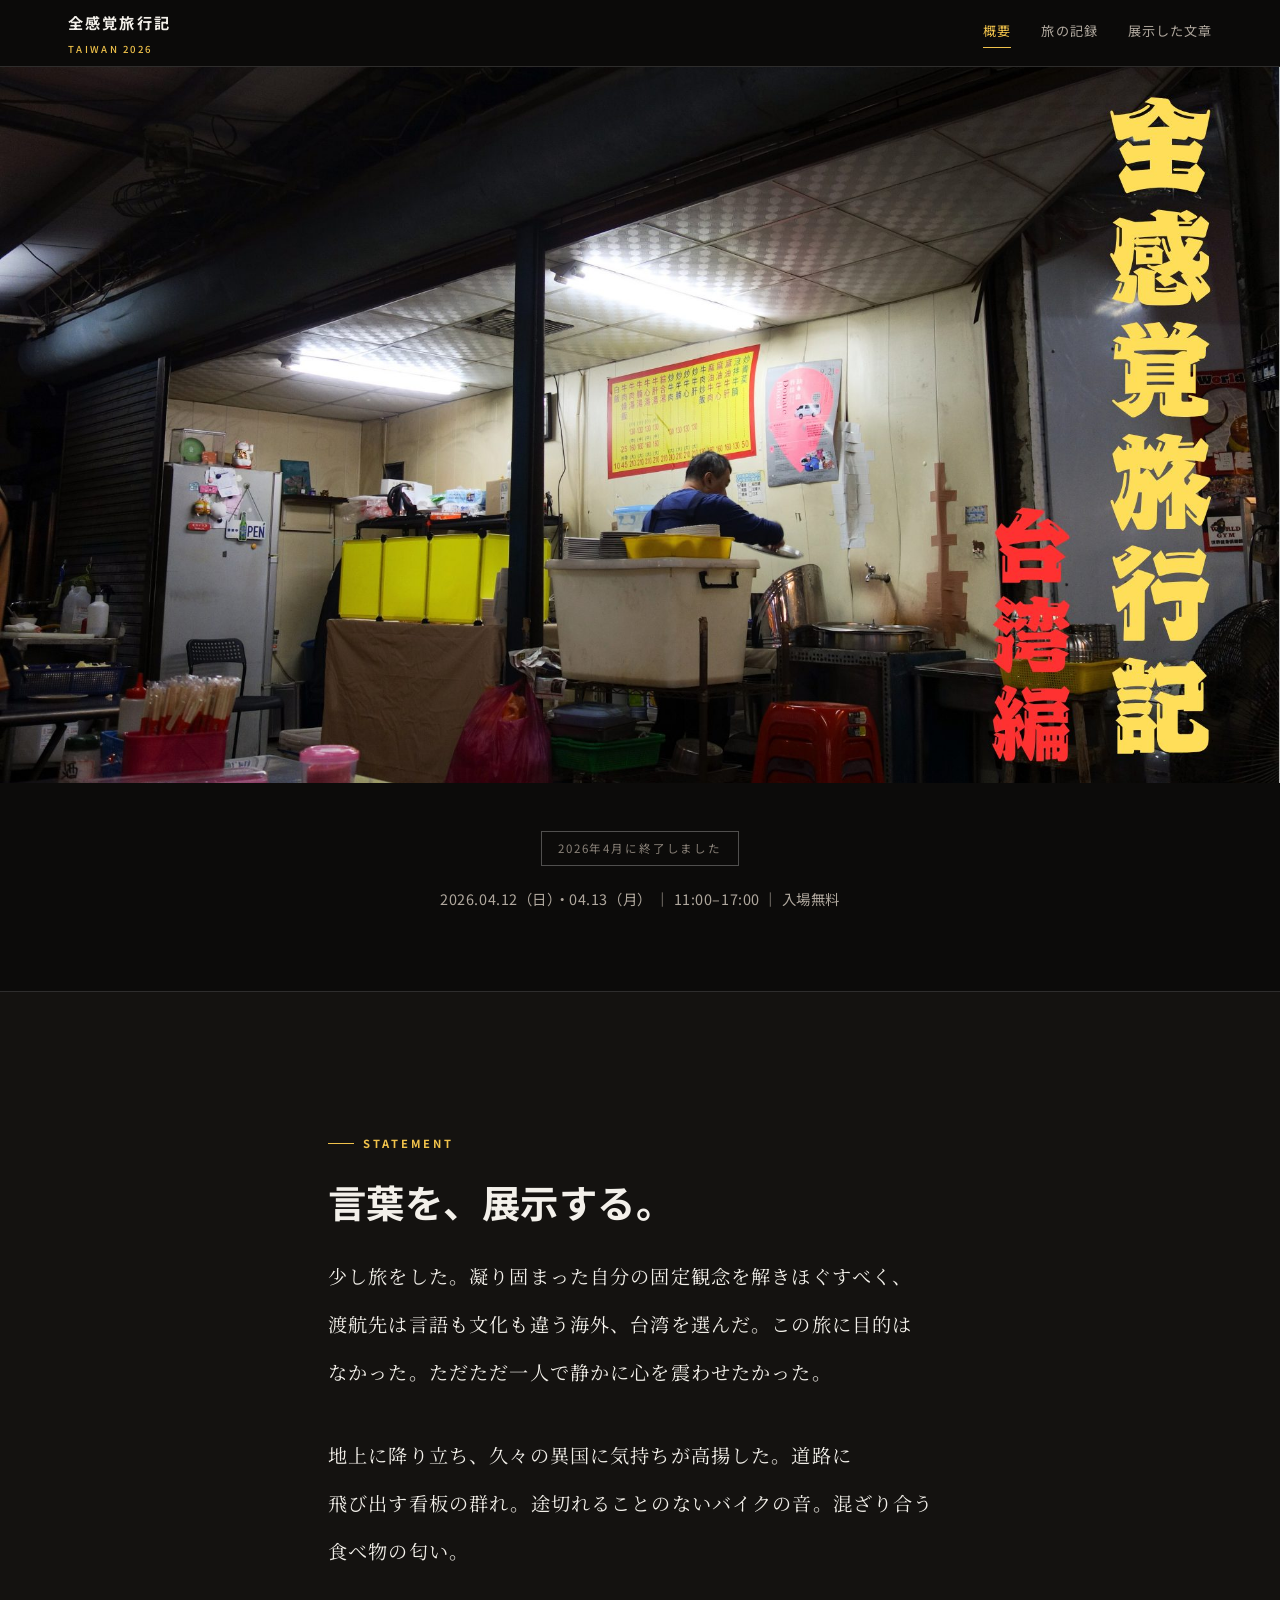
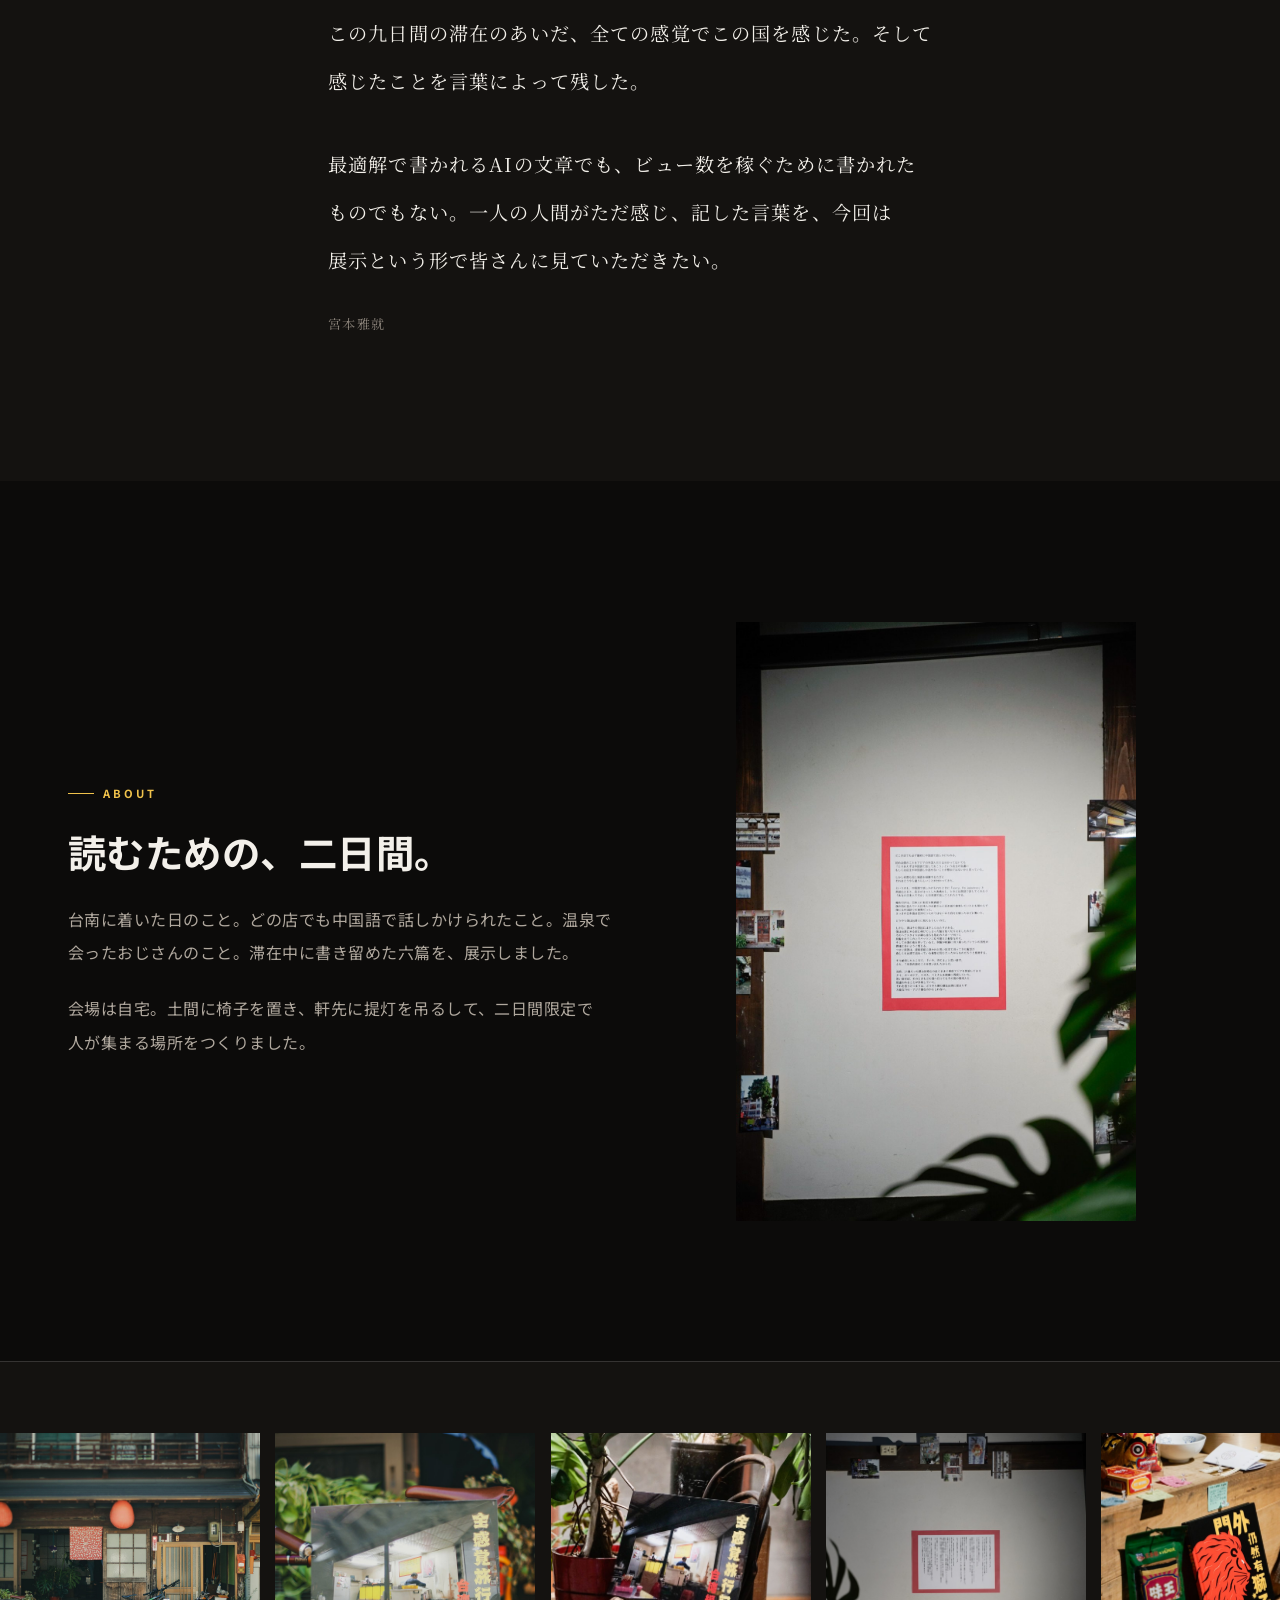
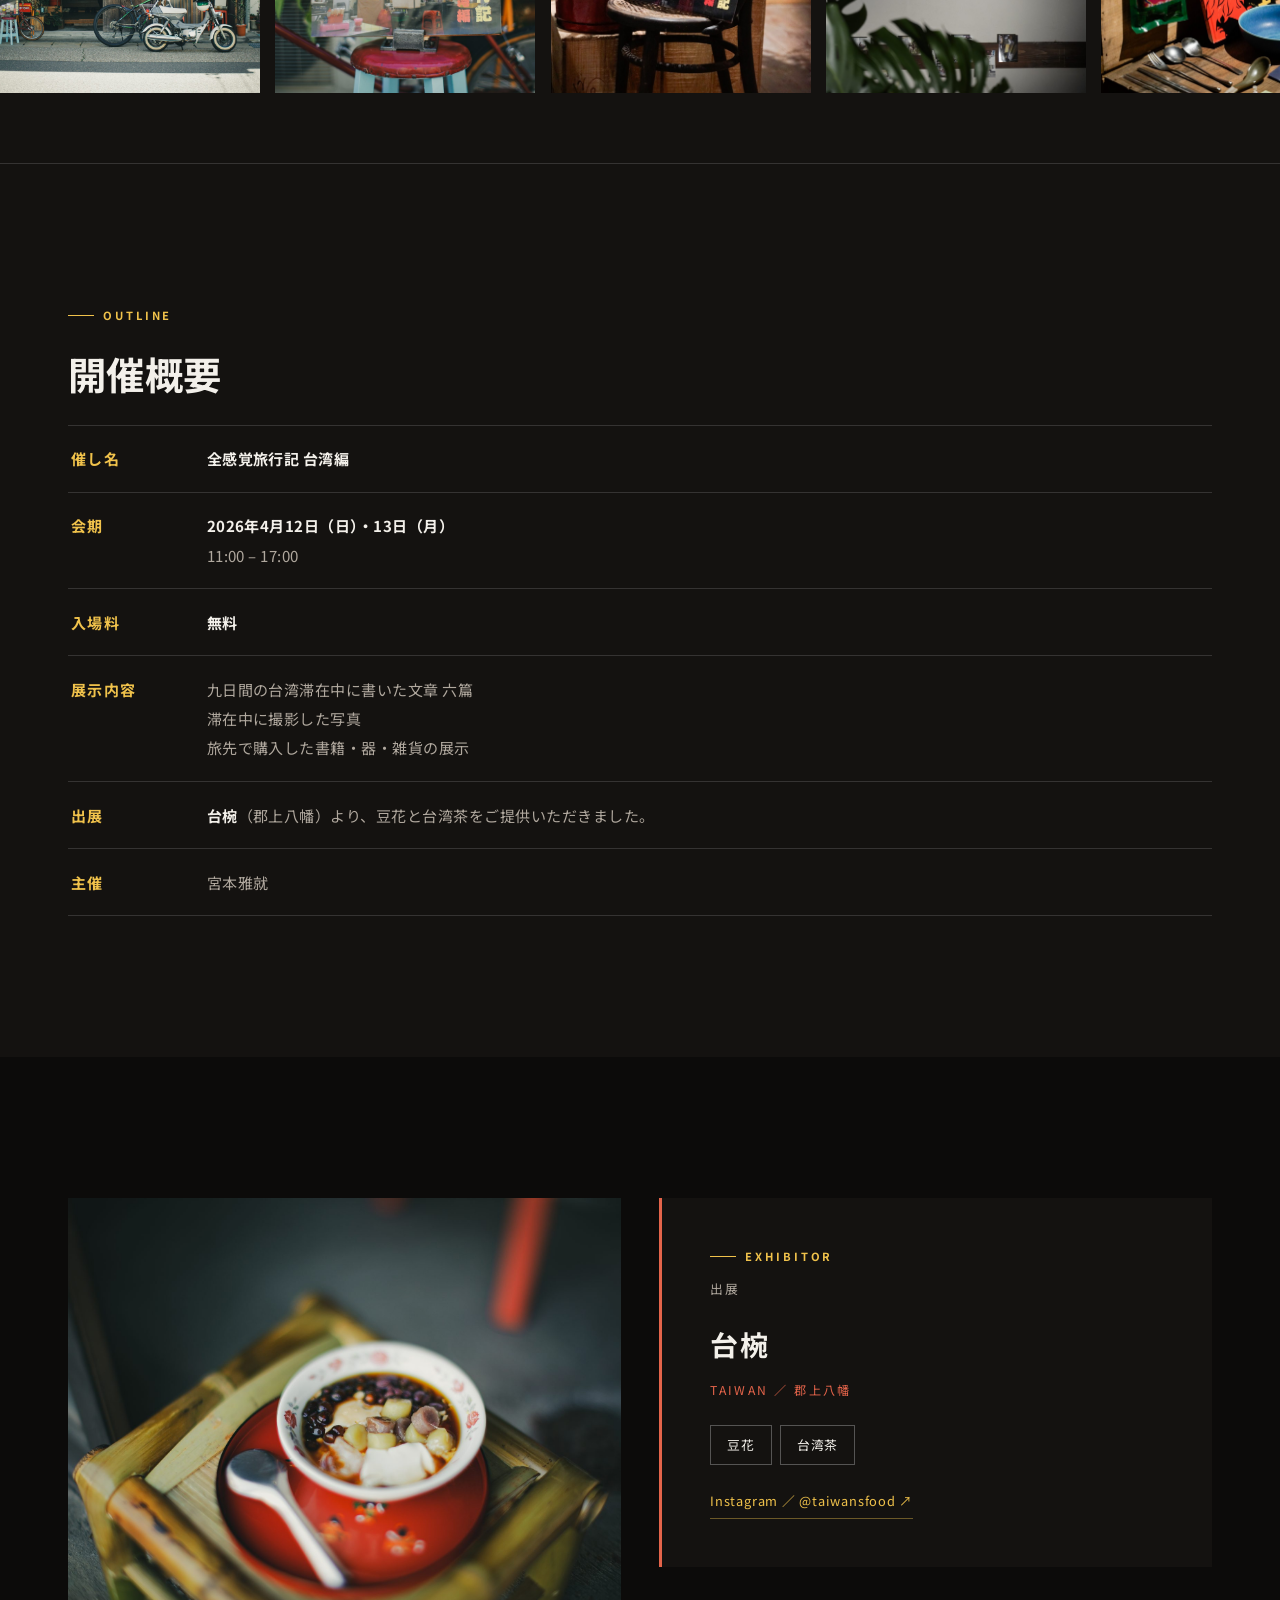
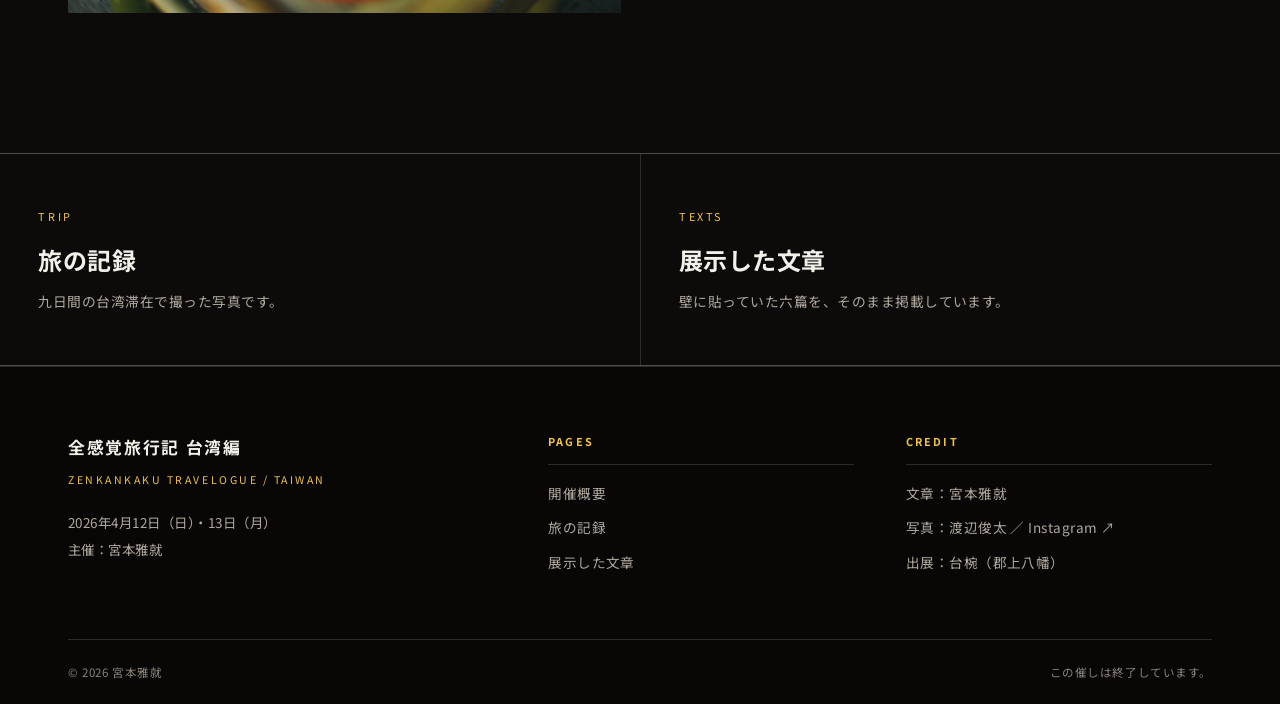
<file: index.html>
<!DOCTYPE html>
<html lang="ja">
<head>
<meta charset="UTF-8">
<meta name="viewport" content="width=device-width, initial-scale=1.0">
<title>全感覚旅行記 台湾編｜2026.04.12–13 ＠郡上八幡</title>
<meta name="description" content="九日間の台湾滞在で感じたことを、文章にして展示しました。2026年4月12日・13日、岐阜県郡上市八幡町にて開催。入場無料。台湾料理店「台椀」より豆花と台湾茶をご提供いただきました。">
<meta property="og:type" content="website">
<meta property="og:url" content="https://zenkankakutaiwan.vercel.app/">
<meta property="og:title" content="全感覚旅行記 台湾編｜2026.04.12–13 ＠郡上八幡">
<meta property="og:description" content="九日間の台湾滞在で感じたことを、文章にして展示しました。2026年4月12日・13日、岐阜県郡上市八幡町にて開催。">
<meta property="og:image" content="https://zenkankakutaiwan.vercel.app/keyvisual.jpg">
<meta property="og:locale" content="ja_JP">
<meta name="twitter:card" content="summary_large_image">
<meta name="format-detection" content="telephone=no">
<link rel="preconnect" href="https://fonts.googleapis.com">
<link rel="preconnect" href="https://fonts.gstatic.com" crossorigin>
<link href="https://fonts.googleapis.com/css2?family=Noto+Sans+JP:wght@400;500;700;900&family=Noto+Serif+JP:wght@400;500&display=swap" rel="stylesheet">
<link rel="icon" href="favicon.svg" type="image/svg+xml">
<link rel="stylesheet" href="style.css">
</head>
<body>
<a class="skip" href="#main">本文へスキップ</a>

<header class="hd">
  <div class="hd__in">
    <a class="hd__logo" href="index.html">全感覚旅行記<small>TAIWAN 2026</small></a>
    <nav class="hd__nav" aria-label="ページ">
      <a href="index.html" aria-current="page">概要</a>
      <a href="report.html">旅の記録</a>
      <a href="texts.html">展示した文章</a>
    </nav>
  </div>
</header>

<main id="main" lang="ja">

<!-- ══════════ ヒーロー（告知ビジュアル） ══════════ -->
<section class="hero">
  <h1 class="hero__h1">全感覚旅行記 台湾編</h1>
  <div class="hero__stage">
    <img class="hero__poster" src="keyvisual.jpg" alt="夜の台南の食堂。右手に黄色の縦書きで「全感覚旅行記」、その左下に朱色で「台湾編」と重ねてある" width="2000" height="1414" fetchpriority="high">
  </div>
  <div class="hero__in wrap">
    <p class="hero__done">2026年4月に終了しました</p>
    <p class="hero__facts">2026.04.12（日）・04.13（月） ｜ 11:00–17:00 ｜ 入場無料</p>
  </div>
</section>

<!-- ══════════ ステートメント ══════════ -->
<section class="sec sec--xl statement" aria-labelledby="st-title">
  <div class="wrap read">
    <p class="eyebrow">STATEMENT</p>
    <h2 class="h2" id="st-title">言葉を、展示する。</h2>
    <div class="statement__body rv">
      <p>少し旅をした。凝り固まった自分の固定観念を解きほぐすべく、渡航先は言語も文化も違う海外、台湾を選んだ。この旅に目的はなかった。ただただ一人で静かに心を震わせたかった。</p>
      <p>地上に降り立ち、久々の異国に気持ちが高揚した。道路に飛び出す看板の群れ。途切れることのないバイクの音。混ざり合う食べ物の匂い。</p>
      <p>この九日間の滞在のあいだ、全ての感覚でこの国を感じた。そして感じたことを言葉によって残した。</p>
      <p>最適解で書かれるAIの文章でも、ビュー数を稼ぐために書かれたものでもない。一人の人間がただ感じ、記した言葉を、今回は展示という形で皆さんに見ていただきたい。</p>
      <p class="statement__sign">宮本雅就</p>
    </div>
  </div>
</section>

<!-- ══════════ 何をした展示か ══════════ -->
<section class="sec sec--xl" aria-labelledby="about-title">
  <div class="wrap">
    <div class="duo rv">
      <div>
        <p class="eyebrow">ABOUT</p>
        <h2 class="h2" id="about-title">読むための、二日間。</h2>
        <p class="lead">台南に着いた日のこと。どの店でも中国語で話しかけられたこと。温泉で会ったおじさんのこと。滞在中に書き留めた六篇を、展示しました。</p>
        <p class="lead" style="margin-top:1.4rem;">会場は自宅。土間に椅子を置き、軒先に提灯を吊るして、二日間限定で人が集まる場所をつくりました。</p>
      </div>
      <figure class="fig--tall">
        <div class="ph"><img src="exhibit-wall-v.jpg" alt="漆喰の壁の中央に赤い枠で囲んだ文章が貼られ、その左右に旅先の写真が並んでいる" loading="lazy" width="1033" height="1546"></div>
      </figure>
    </div>
  </div>
</section>

<!-- ══════════ 当日の写真（横に流れる） ══════════ -->
<section class="river" aria-label="当日の会場の様子">
  <div class="lane">
      <figure><img src="hero-storefront.jpg" alt="赤い提灯と臺灣の暖簾を掛けた会場の外観" loading="lazy" width="2400" height="1600"></figure>
      <figure><img src="panel-bike.jpg" alt="自転車の前に立てかけた案内パネル" loading="lazy" width="1800" height="1200"></figure>
      <figure><img src="panel-chair.jpg" alt="観葉植物のそばの椅子に置いた案内パネル" loading="lazy" width="1080" height="1616"></figure>
      <figure><img src="exhibit-wall.jpg" alt="漆喰の壁に貼った文章と、旅先で撮った写真" loading="lazy" width="1600" height="1069"></figure>
      <figure><img src="goods.jpg" alt="木箱の上に並べた台湾の本や器、調味料" loading="lazy" width="1045" height="1563"></figure>
      <figure><img src="visitors.jpg" alt="緑の壁の室内で展示を見ている来場者" loading="lazy" width="1800" height="1200"></figure>
      <figure><img src="crowd-storefront.jpg" alt="会場の前で立ち話をする人たち" loading="lazy" width="2000" height="1333"></figure>
      <figure><img src="host.jpg" alt="自転車の横で笑っている主催者" loading="lazy" width="1800" height="1200"></figure>
      <!-- 継ぎ目をなくすための2組目。読み上げからは外す -->
      <figure aria-hidden="true"><img src="hero-storefront.jpg" alt="" loading="lazy" width="2400" height="1600"></figure>
      <figure aria-hidden="true"><img src="panel-bike.jpg" alt="" loading="lazy" width="1800" height="1200"></figure>
      <figure aria-hidden="true"><img src="panel-chair.jpg" alt="" loading="lazy" width="1080" height="1616"></figure>
      <figure aria-hidden="true"><img src="exhibit-wall.jpg" alt="" loading="lazy" width="1600" height="1069"></figure>
      <figure aria-hidden="true"><img src="goods.jpg" alt="" loading="lazy" width="1045" height="1563"></figure>
      <figure aria-hidden="true"><img src="visitors.jpg" alt="" loading="lazy" width="1800" height="1200"></figure>
      <figure aria-hidden="true"><img src="crowd-storefront.jpg" alt="" loading="lazy" width="2000" height="1333"></figure>
      <figure aria-hidden="true"><img src="host.jpg" alt="" loading="lazy" width="1800" height="1200"></figure>
  </div>
</section>

<!-- ══════════ 開催概要 ══════════ -->
<section class="sec sec--xl sec--tint" aria-labelledby="outline-title">
  <div class="wrap">
    <p class="eyebrow">OUTLINE</p>
    <h2 class="h2" id="outline-title">開催概要</h2>
    <table class="info rv">
      <tbody>
        <tr>
          <th scope="row">催し名</th>
          <td><b>全感覚旅行記 台湾編</b></td>
        </tr>
        <tr>
          <th scope="row">会期</th>
          <td><b>2026年4月12日（日）・13日（月）</b><br>11:00 – 17:00</td>
        </tr>
        <tr>
          <th scope="row">入場料</th>
          <td><b>無料</b></td>
        </tr>
        <tr>
          <th scope="row">展示内容</th>
          <td>九日間の台湾滞在中に書いた文章 六篇<br>滞在中に撮影した写真<br>旅先で購入した書籍・器・雑貨の展示</td>
        </tr>
        <tr>
          <th scope="row">出展</th>
          <td><b>台椀</b>（郡上八幡）より、豆花と台湾茶をご提供いただきました。</td>
        </tr>
        <tr>
          <th scope="row">主催</th>
          <td>宮本雅就</td>
        </tr>
      </tbody>
    </table>
  </div>
</section>

<!-- ══════════ 出展 ══════════ -->
<section class="sec sec--xl" aria-labelledby="ex-title">
  <div class="wrap">
    <div class="duo duo--wide rv">
      <figure>
        <div class="ph"><img src="douhua.jpg" alt="竹のトレーにのせられた赤い器の豆花。タピオカと芋圓、小豆がのっている" loading="lazy" width="1800" height="1200"></div>
      </figure>
      <div class="exhibitor">
        <p class="eyebrow">EXHIBITOR</p>
        <p class="exhibitor__label">出展</p>
        <h2 class="exhibitor__name" id="ex-title">台椀</h2>
        <p class="exhibitor__yomi">TAIWAN ／ 郡上八幡</p>
        <ul class="exhibitor__menu">
          <li>豆花</li>
          <li>台湾茶</li>
        </ul>
        <a class="exhibitor__ig" href="https://www.instagram.com/taiwansfood/" target="_blank" rel="noopener">Instagram ／ @taiwansfood ↗</a>
      </div>
    </div>
  </div>
</section>

<!-- ══════════ 次のページ ══════════ -->
<nav class="next" aria-label="ほかのページ">
  <a class="next__item" href="report.html">
    <span class="next__label">TRIP</span>
    <span class="next__title">旅の記録</span>
    <span class="next__text">九日間の台湾滞在で撮った写真です。</span>
  </a>
  <a class="next__item" href="texts.html">
    <span class="next__label">TEXTS</span>
    <span class="next__title">展示した文章</span>
    <span class="next__text">壁に貼っていた六篇を、そのまま掲載しています。</span>
  </a>
</nav>

</main>

<footer class="ft">
  <div class="wrap">
    <div class="ft__top">
      <div>
        <p class="ft__mark">全感覚旅行記 台湾編</p>
        <p class="ft__sub">ZENKANKAKU TRAVELOGUE / TAIWAN</p>
        <p class="ft__addr">2026年4月12日（日）・13日（月）<br>主催：宮本雅就</p>
      </div>
      <div>
        <p class="ft__ttl">PAGES</p>
        <ul class="ft__list">
          <li><a href="index.html">開催概要</a></li>
          <li><a href="report.html">旅の記録</a></li>
          <li><a href="texts.html">展示した文章</a></li>
        </ul>
      </div>
      <div>
        <p class="ft__ttl">CREDIT</p>
        <ul class="ft__list">
          <li>文章：宮本雅就</li>
          <li>写真：<a href="https://www.instagram.com/shuntaaa.19/" target="_blank" rel="noopener">渡辺俊太 ／ Instagram ↗</a></li>
          <li>出展：台椀（郡上八幡）</li>
        </ul>
      </div>
    </div>
    <div class="ft__bottom">
      <p>© 2026 宮本雅就</p>
      <p>この催しは終了しています。</p>
    </div>
  </div>
</footer>

<script src="main.js"></script>
</body>
</html>
</file>
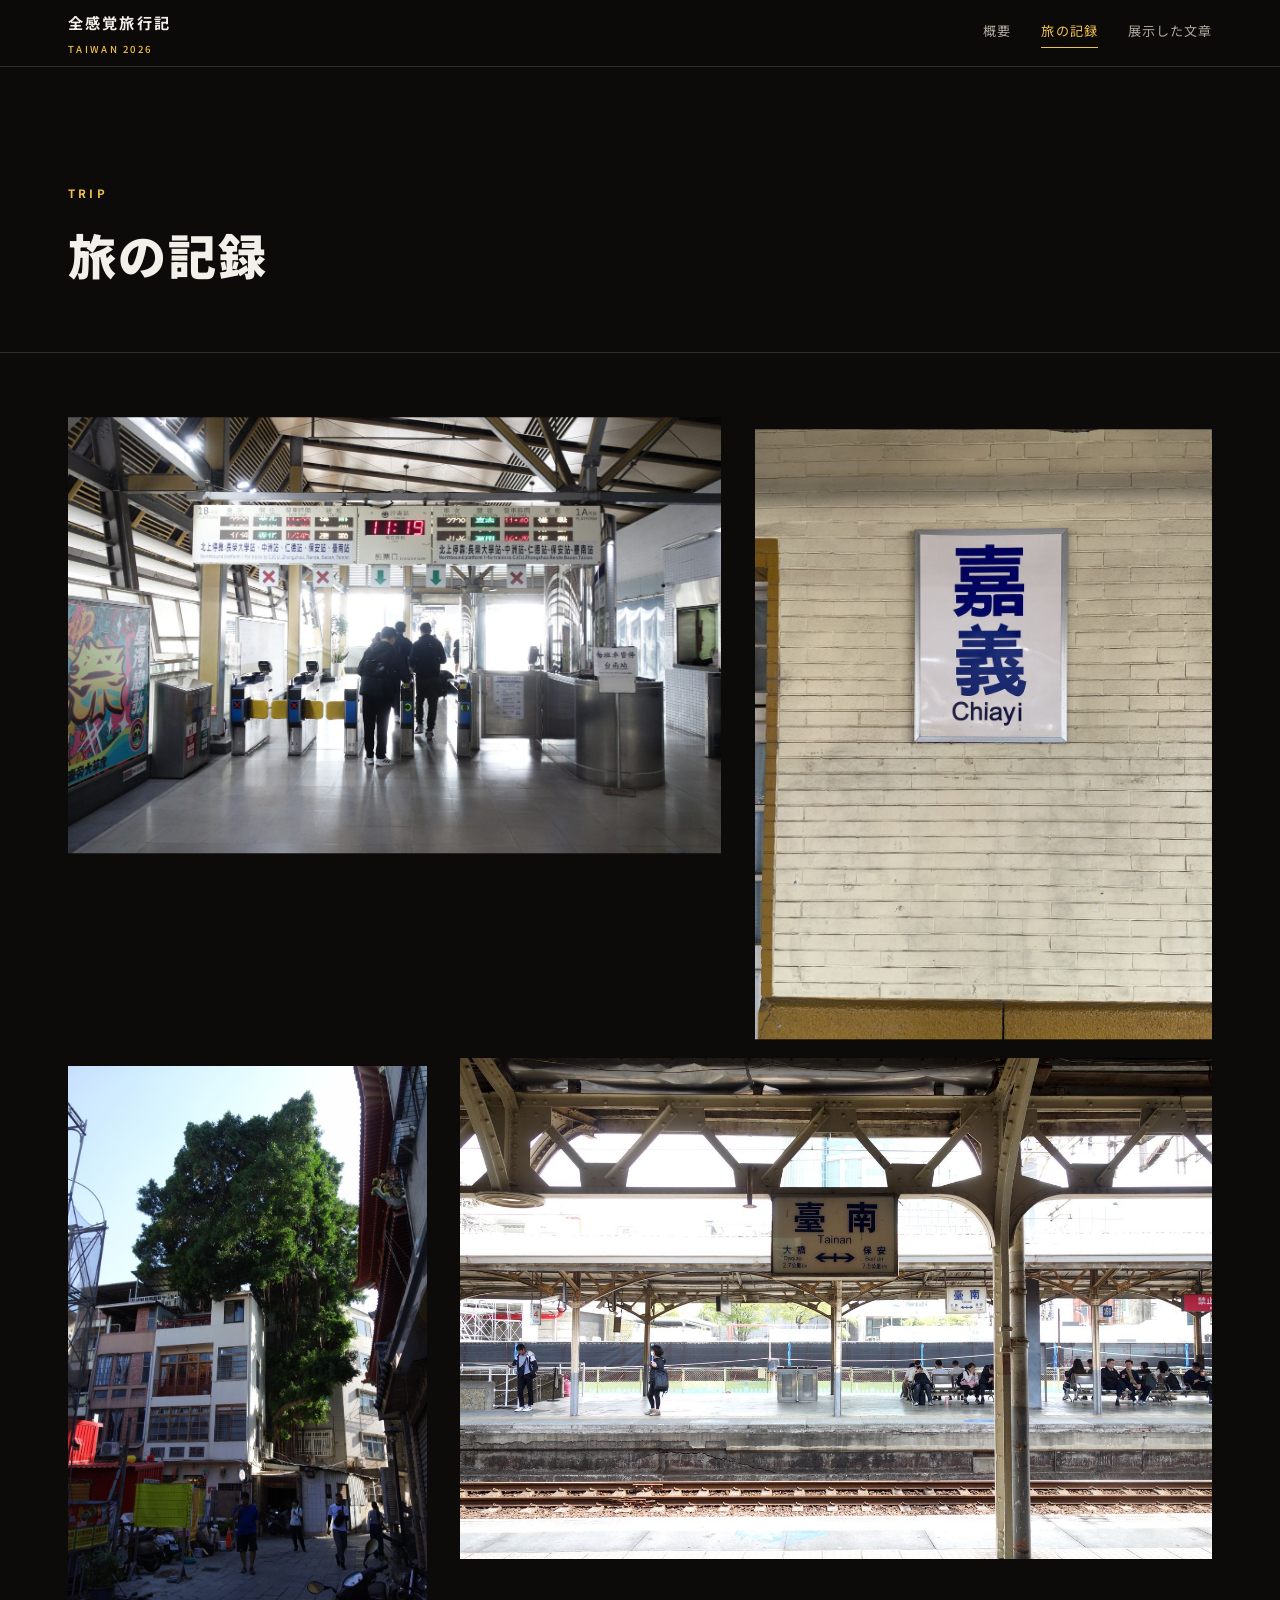
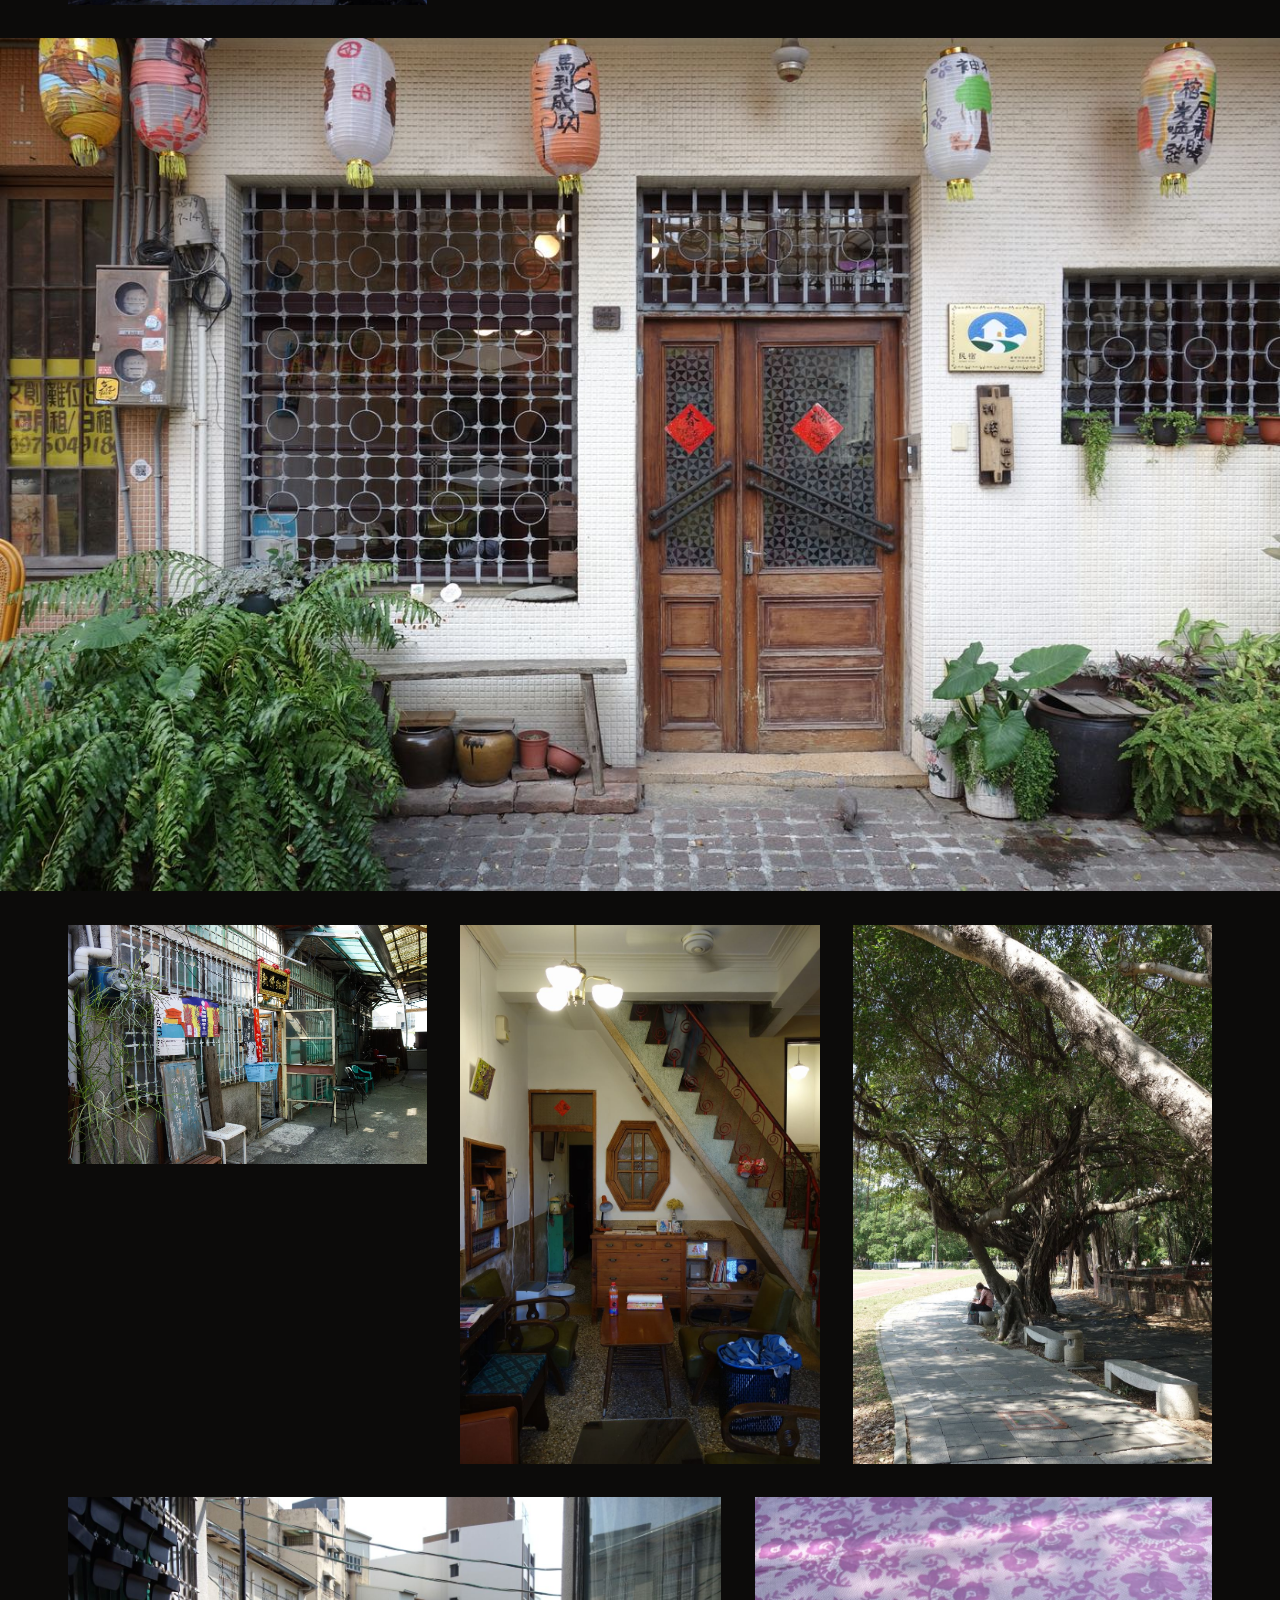
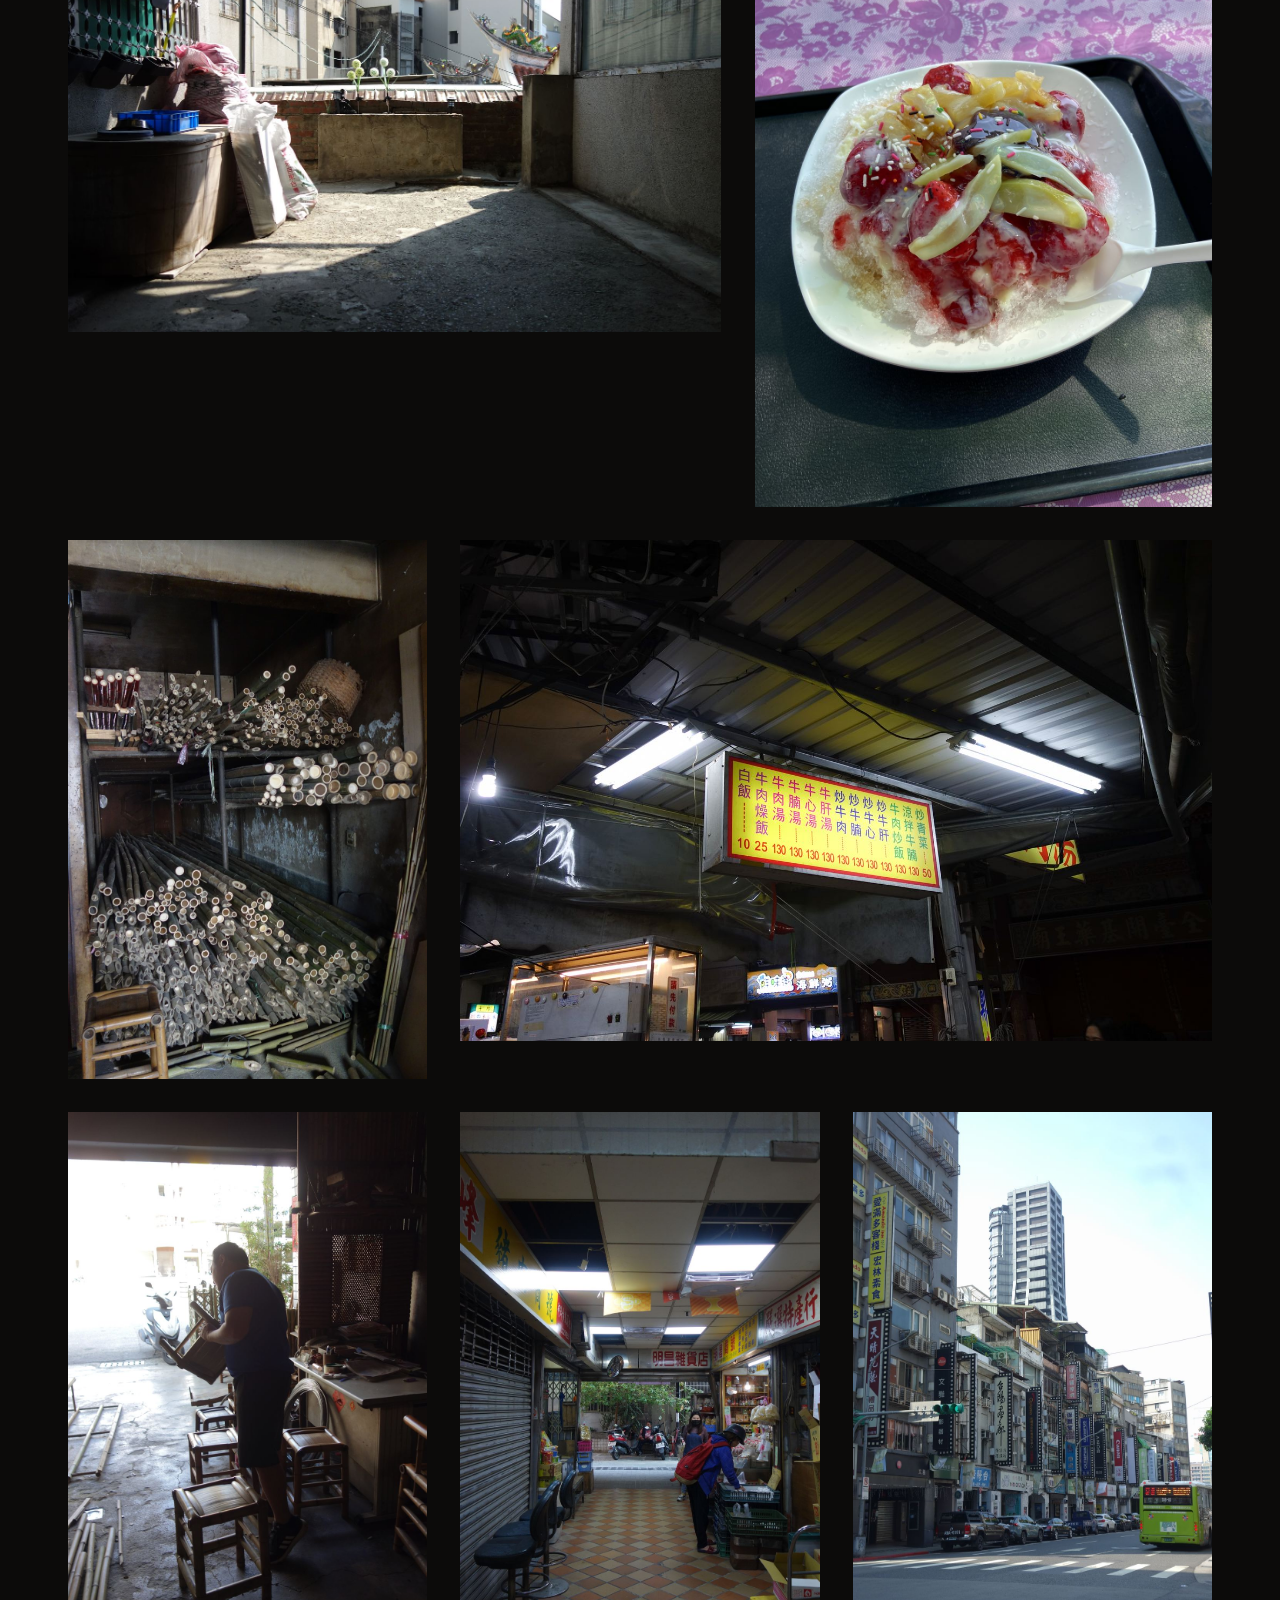
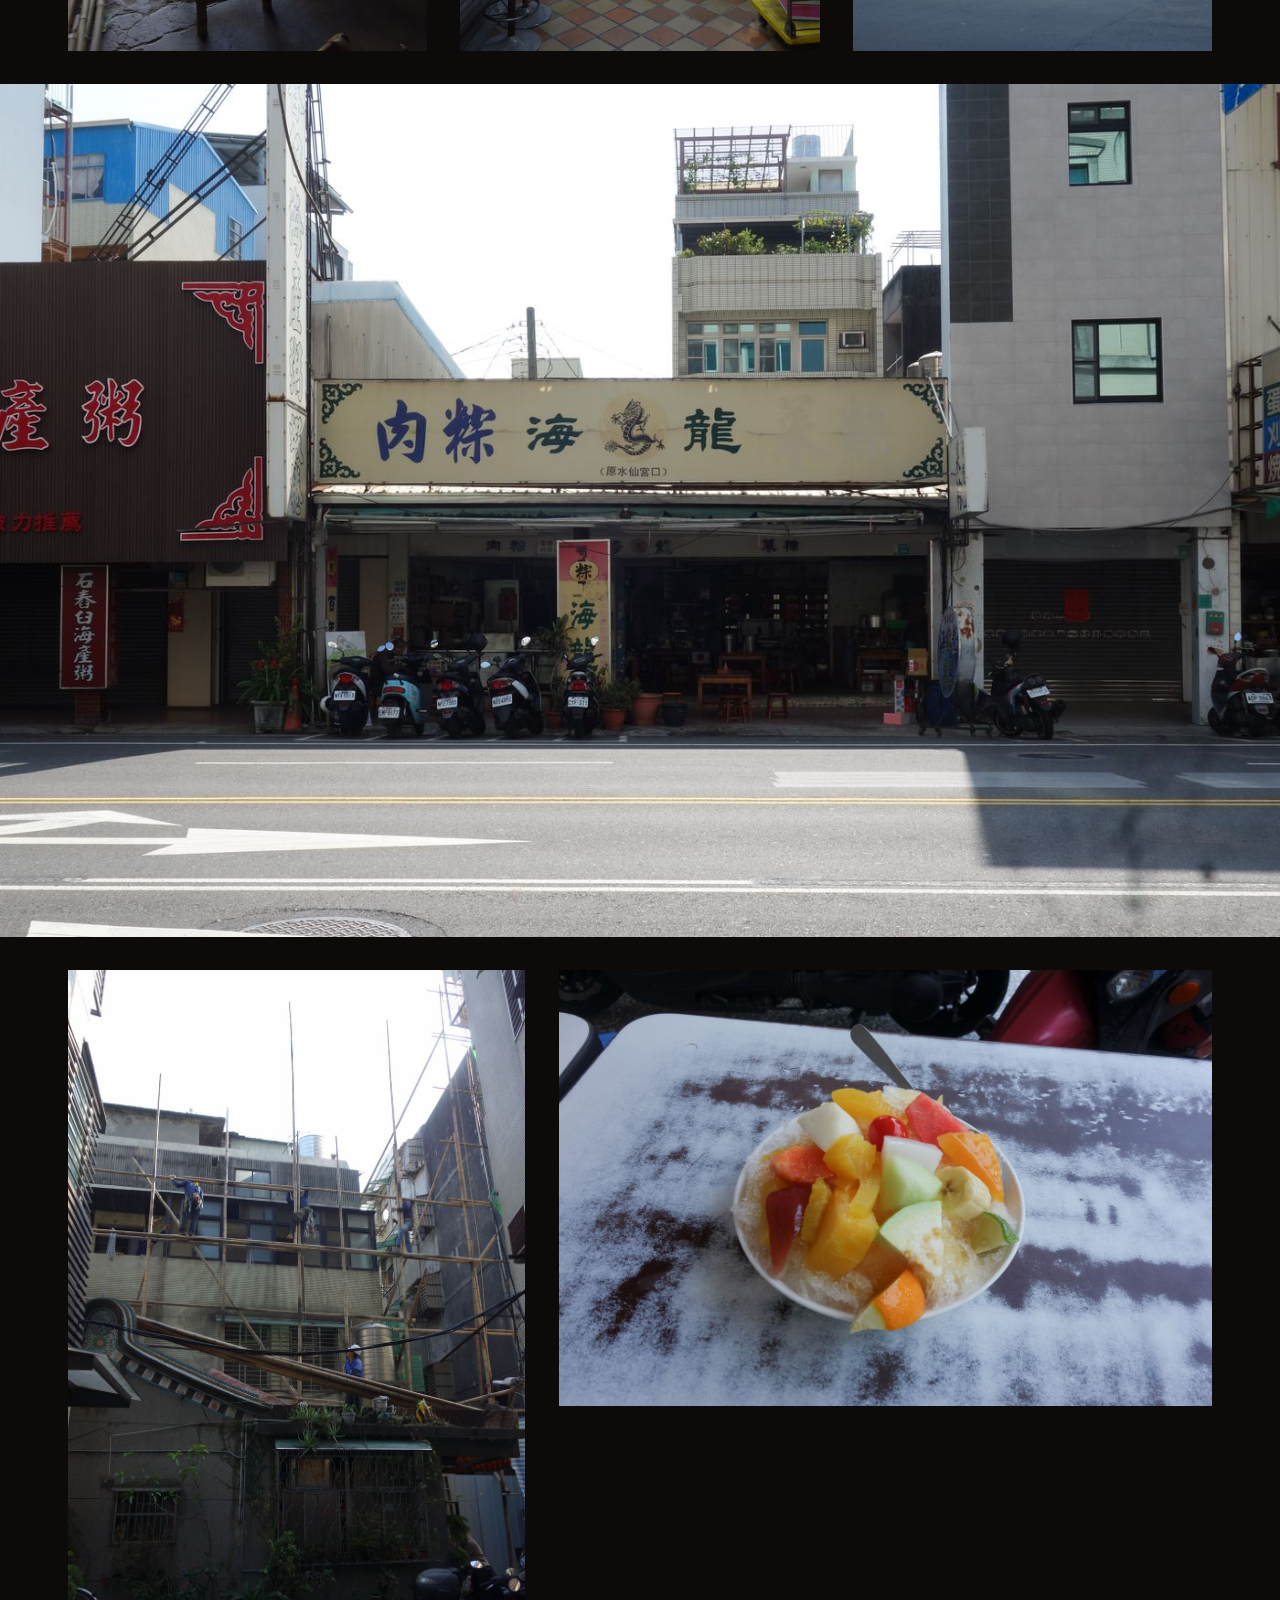
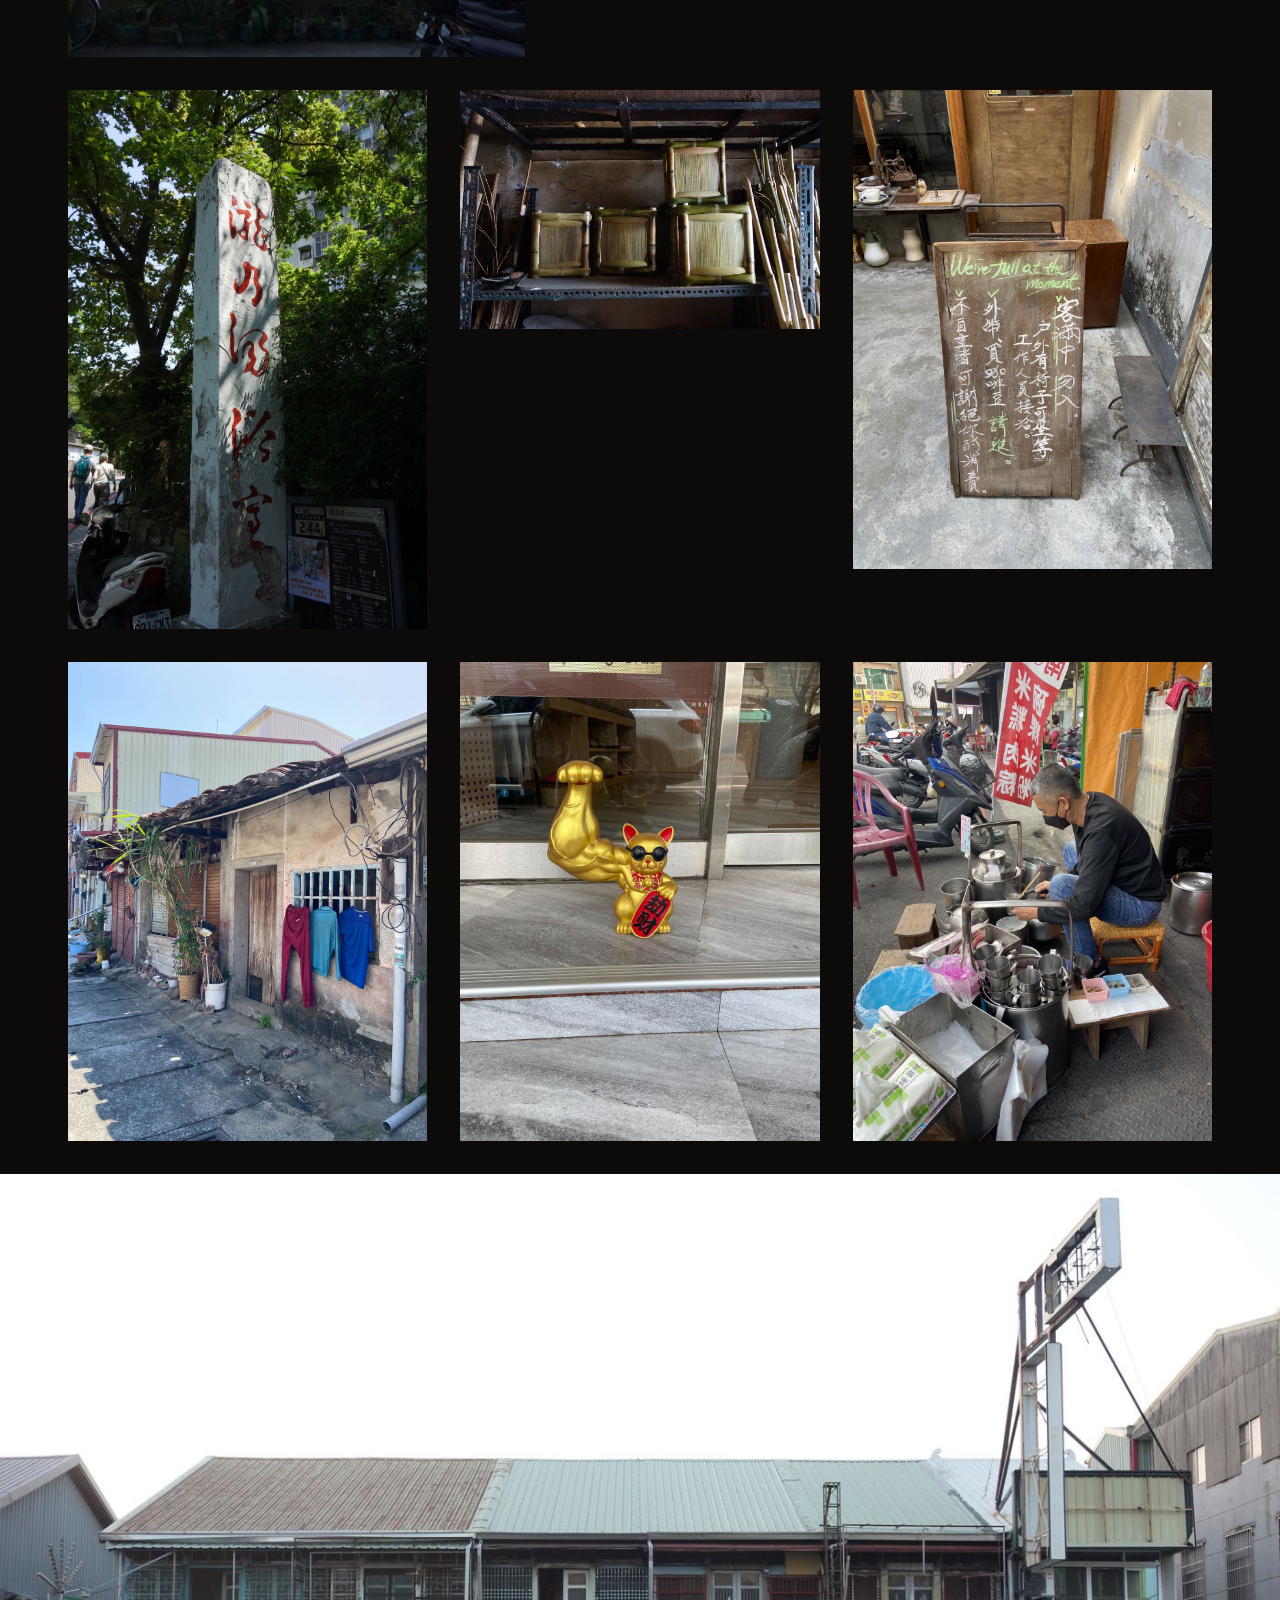
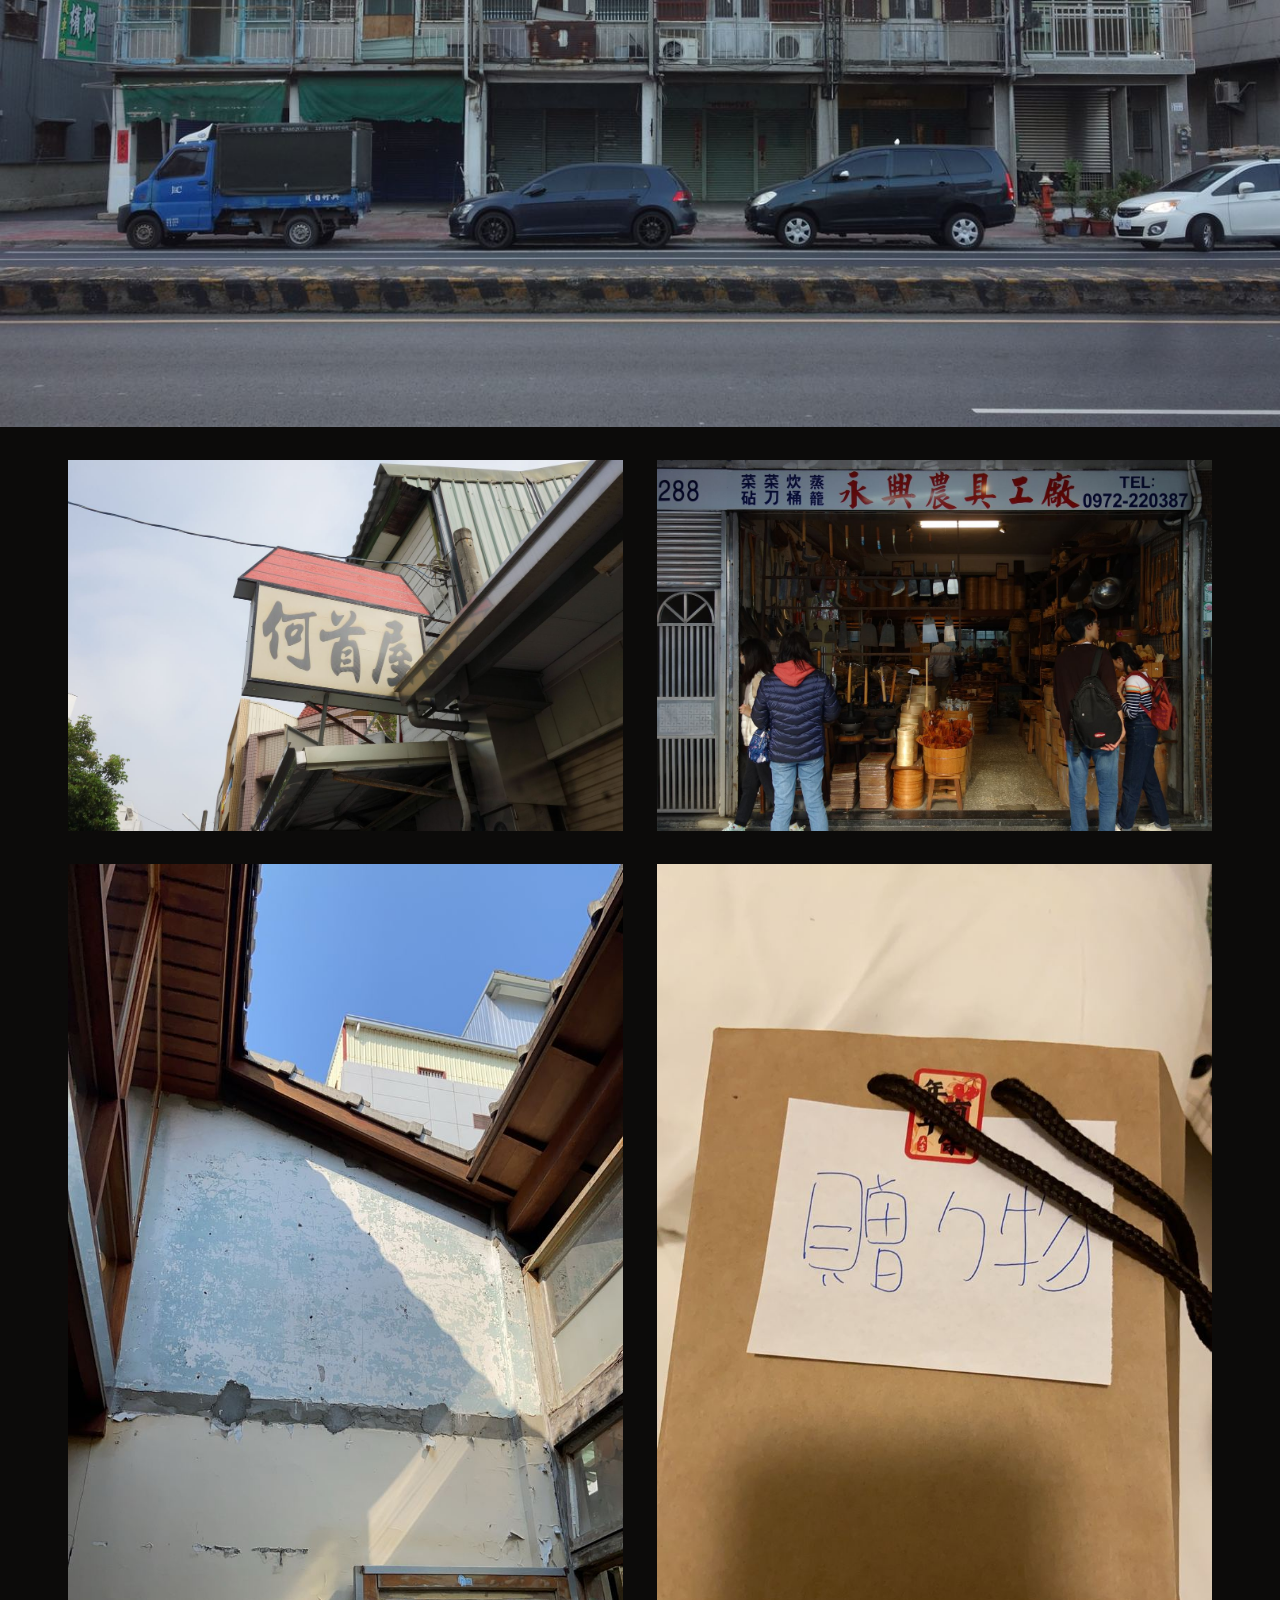
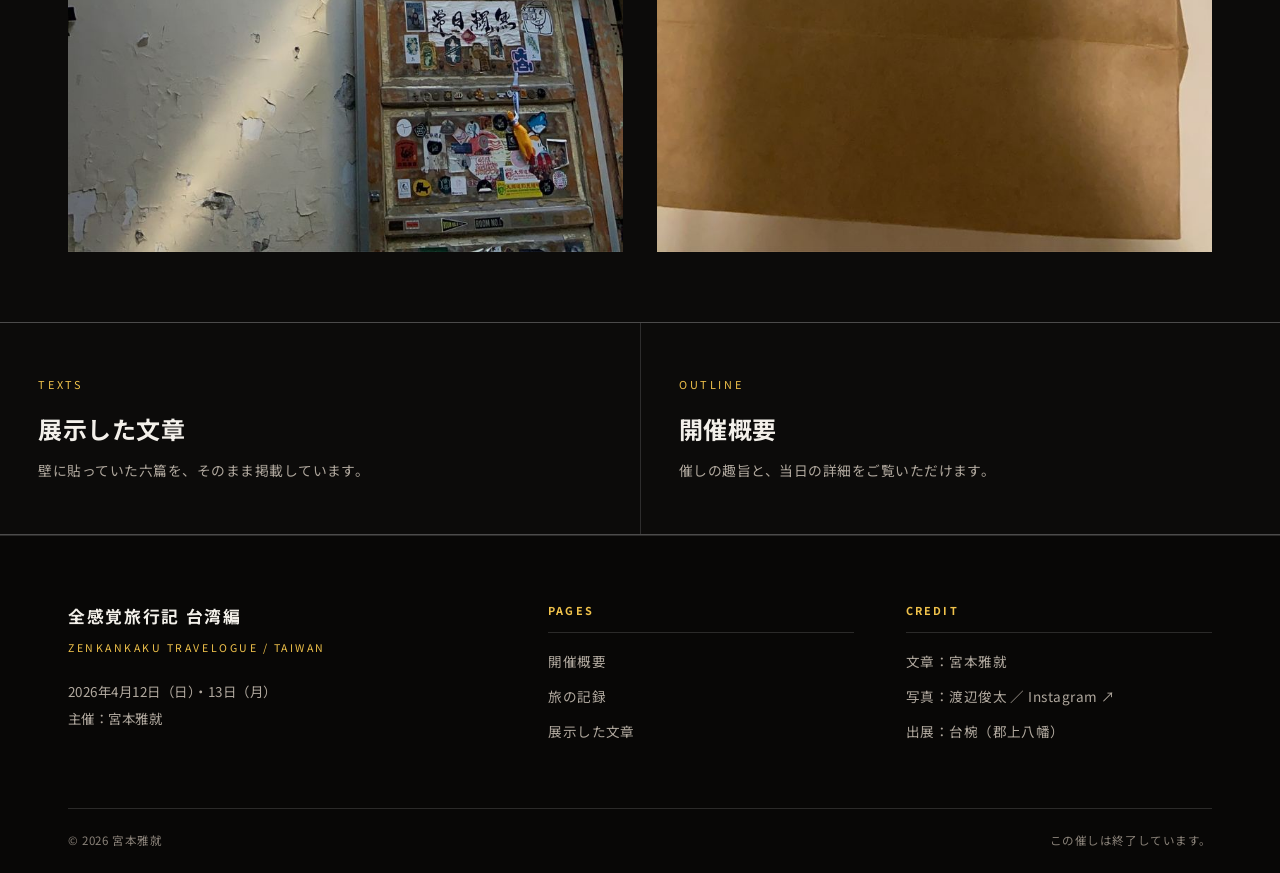
<file: report.html>
<!DOCTYPE html>
<html lang="ja">
<head>
<meta charset="UTF-8">
<meta name="viewport" content="width=device-width, initial-scale=1.0">
<title>旅の記録｜全感覚旅行記 台湾編</title>
<meta name="description" content="九日間の台湾滞在で撮った写真です。台南、嘉義、台北。駅、市場、工房、路地。">
<meta property="og:type" content="article">
<meta property="og:url" content="https://zenkankakutaiwan.vercel.app/report.html">
<meta property="og:title" content="旅の記録｜全感覚旅行記 台湾編">
<meta property="og:description" content="九日間の台湾滞在で撮った写真です。">
<meta property="og:image" content="https://zenkankakutaiwan.vercel.app/trip-05.jpg">
<meta property="og:locale" content="ja_JP">
<meta name="twitter:card" content="summary_large_image">
<meta name="format-detection" content="telephone=no">
<link rel="preconnect" href="https://fonts.googleapis.com">
<link rel="preconnect" href="https://fonts.gstatic.com" crossorigin>
<link href="https://fonts.googleapis.com/css2?family=Noto+Sans+JP:wght@400;500;700;900&family=Noto+Serif+JP:wght@400;500&display=swap" rel="stylesheet">
<link rel="icon" href="favicon.svg" type="image/svg+xml">
<link rel="stylesheet" href="style.css">
<noscript><style>.gal-grid figure{ opacity:1; transform:none; }</style></noscript>
</head>
<body>
<a class="skip" href="#main">本文へスキップ</a>

<header class="hd">
  <div class="hd__in">
    <a class="hd__logo" href="index.html">全感覚旅行記<small>TAIWAN 2026</small></a>
    <nav class="hd__nav" aria-label="ページ">
      <a href="index.html">概要</a>
      <a href="report.html" aria-current="page">旅の記録</a>
      <a href="texts.html">展示した文章</a>
    </nav>
  </div>
</header>

<main id="main" lang="ja">

<section class="phead">
  <div class="wrap">
    <p class="phead__en">TRIP</p>
    <h1 class="phead__title">旅の記録</h1>
  </div>
</section>

<section class="sec sec--md" aria-label="旅の写真">
  <div class="wrap">
    <div class="gal-grid">
      <figure class="g-7" style="--drift:-14px"><img src="trip-01.jpg" alt="嘉義駅の改札。案内表示の下を人が抜けていく" loading="lazy" width="1400" height="933"></figure>
      <figure class="g-5" style="--drift:10px"><img src="trip-03.jpg" alt="嘉義と書かれた駅名標" loading="lazy" width="1050" height="1400"></figure>
      <figure class="g-4" style="--drift:0px"><img src="trip-07.jpg" alt="ビルの隙間から伸びる大きなガジュマル。手前の路地を人が歩いている" loading="lazy" width="933" height="1400"></figure>
      <figure class="g-8" style="--drift:-8px"><img src="trip-02.jpg" alt="臺南駅のホーム。上屋の柱が並び、向かいのホームに人が座っている" loading="lazy" width="1400" height="933"></figure>
      <figure class="g-12" data-full="1" style="--drift:14px"><img src="trip-04.jpg" alt="古い木の扉の家。両脇に鉢植えとシダが茂っている" loading="lazy" width="1400" height="933"></figure>
      <figure class="g-4" style="--drift:-12px"><img src="trip-05.jpg" alt="路地の店先。看板や暖簾、テーブルと椅子が置かれている" loading="lazy" width="1400" height="933"></figure>
      <figure class="g-4" style="--drift:6px"><img src="trip-08.jpg" alt="宿の一階。曲がり階段の赤い手すりと、木の家具が並ぶ土間" loading="lazy" width="933" height="1400"></figure>
      <figure class="g-4" style="--drift:0px"><img src="trip-11.jpg" alt="公園のガジュマル。太い枝が歩道の上に張り出している" loading="lazy" width="933" height="1400"></figure>
      <figure class="g-7" style="--drift:-10px"><img src="trip-06.jpg" alt="民家の裏手。大きな水がめと積まれた米袋の向こうに廟の屋根が見える" loading="lazy" width="1400" height="933"></figure>
      <figure class="g-5" style="--drift:12px"><img src="trip-13.jpg" alt="花柄の布の上に置かれたかき氷" loading="lazy" width="1050" height="1400"></figure>
      <figure class="g-4" style="--drift:-6px"><img src="trip-15.jpg" alt="竹材の置き場。切り口をこちらに向けた竹が積み上がっている" loading="lazy" width="933" height="1400"></figure>
      <figure class="g-8" style="--drift:0px"><img src="trip-09.jpg" alt="夜の食堂。天井から吊るされた黄色い品書きが光っている" loading="lazy" width="1400" height="933"></figure>
      <figure class="g-4" style="--drift:8px"><img src="trip-16.jpg" alt="竹細工の工房。逆光のなかで職人が椅子を運んでいる" loading="lazy" width="933" height="1400"></figure>
      <figure class="g-4" style="--drift:-14px"><img src="trip-17.jpg" alt="市場のアーケード。両側に雑貨店と特産品店が並ぶ" loading="lazy" width="933" height="1400"></figure>
      <figure class="g-4" style="--drift:10px"><img src="trip-20.jpg" alt="看板が突き出した通り。奥に高層ビルが立つ" loading="lazy" width="933" height="1400"></figure>
      <figure class="g-12" data-full="1" style="--drift:-6px"><img src="trip-10.jpg" alt="通り沿いの食堂。肉粽海龍の看板が掛かり、前にスクーターが並ぶ" loading="lazy" width="1400" height="933"></figure>
      <figure class="g-5" style="--drift:12px"><img src="trip-21.jpg" alt="竹の足場を組む職人たち。建物の壁面を三人が登っている" loading="lazy" width="933" height="1400"></figure>
      <figure class="g-7" style="--drift:0px"><img src="trip-12.jpg" alt="かき氷。削った氷の上に切った果物がのっている" loading="lazy" width="1400" height="933"></figure>
      <figure class="g-4" style="--drift:-8px"><img src="trip-23.jpg" alt="瀧乃湯と赤字で彫られた石柱。木漏れ日が落ちている" loading="lazy" width="933" height="1400"></figure>
      <figure class="g-4" style="--drift:14px"><img src="trip-14.jpg" alt="棚に並んだ竹の椅子。周りに竹材が立てかけてある" loading="lazy" width="1400" height="933"></figure>
      <figure class="g-4" style="--drift:-10px"><img src="trip-24.jpg" alt="喫茶店の前に置かれた木の立て看板。チョークで案内が書かれている" loading="lazy" width="1050" height="1400"></figure>
      <figure class="g-4" style="--drift:6px"><img src="trip-25.jpg" alt="路地の古い家。窓の格子に洗濯物が干してある" loading="lazy" width="1050" height="1400"></figure>
      <figure class="g-4" style="--drift:-12px"><img src="trip-26.jpg" alt="ガラス越しに置かれた金色の招き猫。腕を上げている" loading="lazy" width="1050" height="1400"></figure>
      <figure class="g-4" style="--drift:10px"><img src="trip-27.jpg" alt="工房の作業台。工具や部品が雑然と置かれている" loading="lazy" width="1050" height="1400"></figure>
      <figure class="g-12" data-full="1" style="--drift:-14px"><img src="trip-18.jpg" alt="通りに面した二階建ての長屋。トタン屋根が続いている" loading="lazy" width="1400" height="933"></figure>
      <figure class="g-6" style="--drift:0px"><img src="trip-19.jpg" alt="何首屋と書かれた看板を見上げたところ" loading="lazy" width="1400" height="933"></figure>
      <figure class="g-6" style="--drift:8px"><img src="trip-22.jpg" alt="永興農具工廠の店先。木の道具や蒸籠が並び、客が覗き込んでいる" loading="lazy" width="1400" height="933"></figure>
      <figure class="g-6" style="--drift:-10px"><img src="trip-28.jpg" alt="建物の隙間を見上げたところ。壁に額が掛かっている" loading="lazy" width="787" height="1400"></figure>
      <figure class="g-6" style="--drift:12px"><img src="trip-29.jpg" alt="贈り物と書かれた紙が貼られた茶色の紙袋" loading="lazy" width="787" height="1400"></figure>
    </div>
  </div>
</section>

<nav class="next" aria-label="ほかのページ">
  <a class="next__item" href="texts.html">
    <span class="next__label">TEXTS</span>
    <span class="next__title">展示した文章</span>
    <span class="next__text">壁に貼っていた六篇を、そのまま掲載しています。</span>
  </a>
  <a class="next__item" href="index.html">
    <span class="next__label">OUTLINE</span>
    <span class="next__title">開催概要</span>
    <span class="next__text">催しの趣旨と、当日の詳細をご覧いただけます。</span>
  </a>
</nav>

</main>

<footer class="ft">
  <div class="wrap">
    <div class="ft__top">
      <div>
        <p class="ft__mark">全感覚旅行記 台湾編</p>
        <p class="ft__sub">ZENKANKAKU TRAVELOGUE / TAIWAN</p>
        <p class="ft__addr">2026年4月12日（日）・13日（月）<br>主催：宮本雅就</p>
      </div>
      <div>
        <p class="ft__ttl">PAGES</p>
        <ul class="ft__list">
          <li><a href="index.html">開催概要</a></li>
          <li><a href="report.html">旅の記録</a></li>
          <li><a href="texts.html">展示した文章</a></li>
        </ul>
      </div>
      <div>
        <p class="ft__ttl">CREDIT</p>
        <ul class="ft__list">
          <li>文章：宮本雅就</li>
          <li>写真：<a href="https://www.instagram.com/shuntaaa.19/" target="_blank" rel="noopener">渡辺俊太 ／ Instagram ↗</a></li>
          <li>出展：台椀（郡上八幡）</li>
        </ul>
      </div>
    </div>
    <div class="ft__bottom">
      <p>© 2026 宮本雅就</p>
      <p>この催しは終了しています。</p>
    </div>
  </div>
</footer>

<script src="main.js"></script>
</body>
</html>
</file>
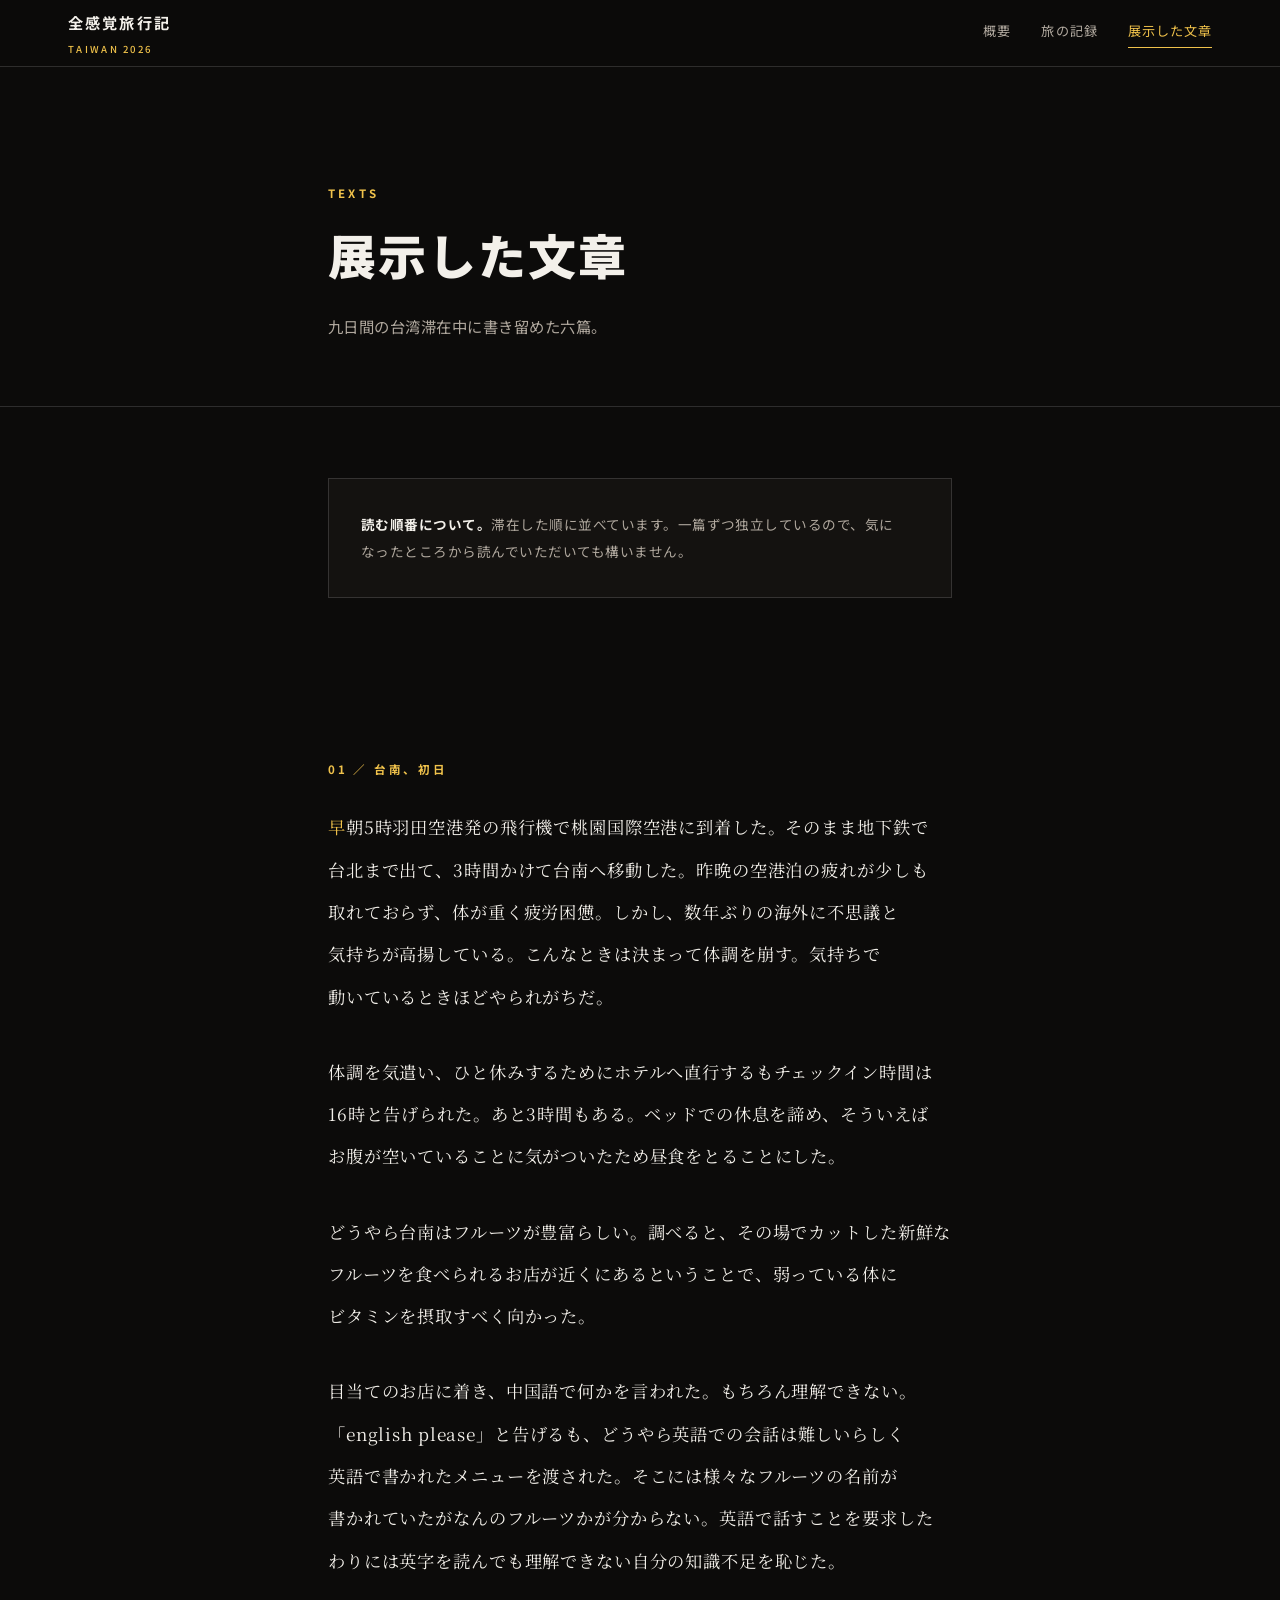
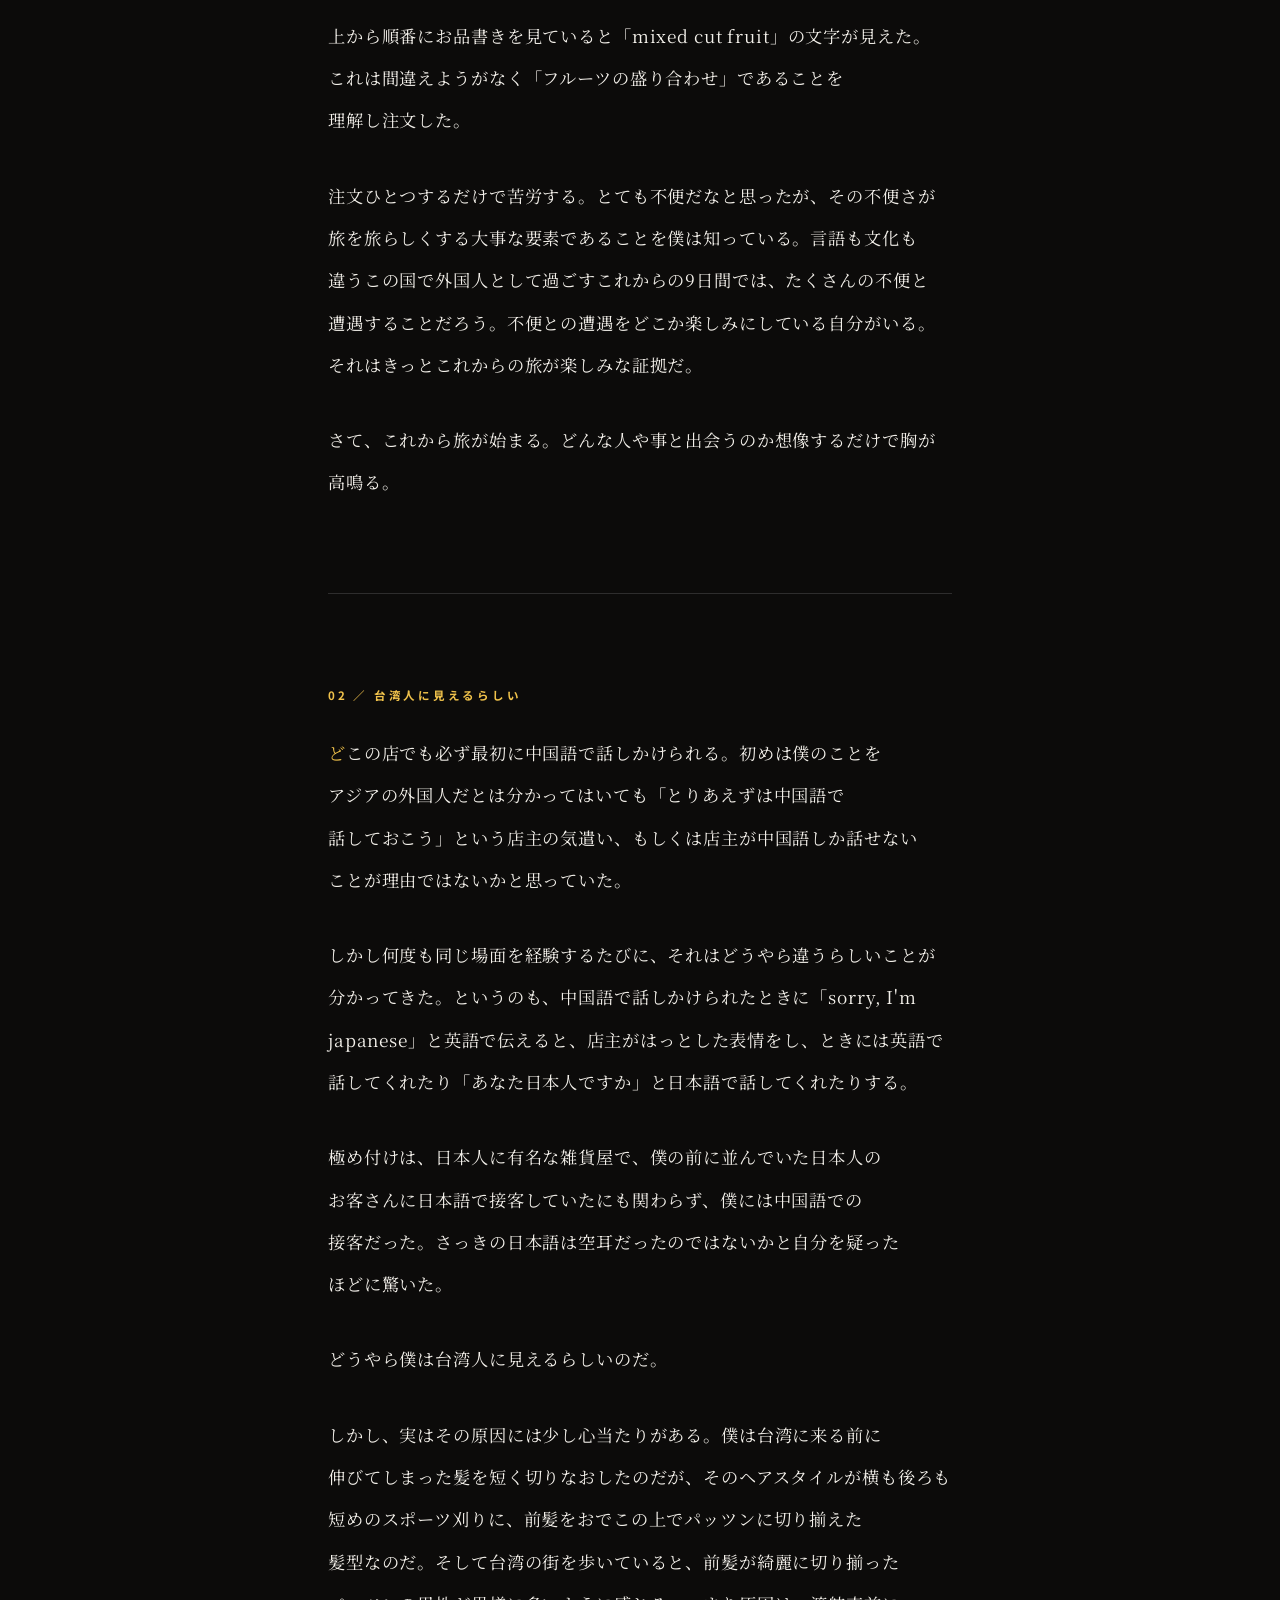
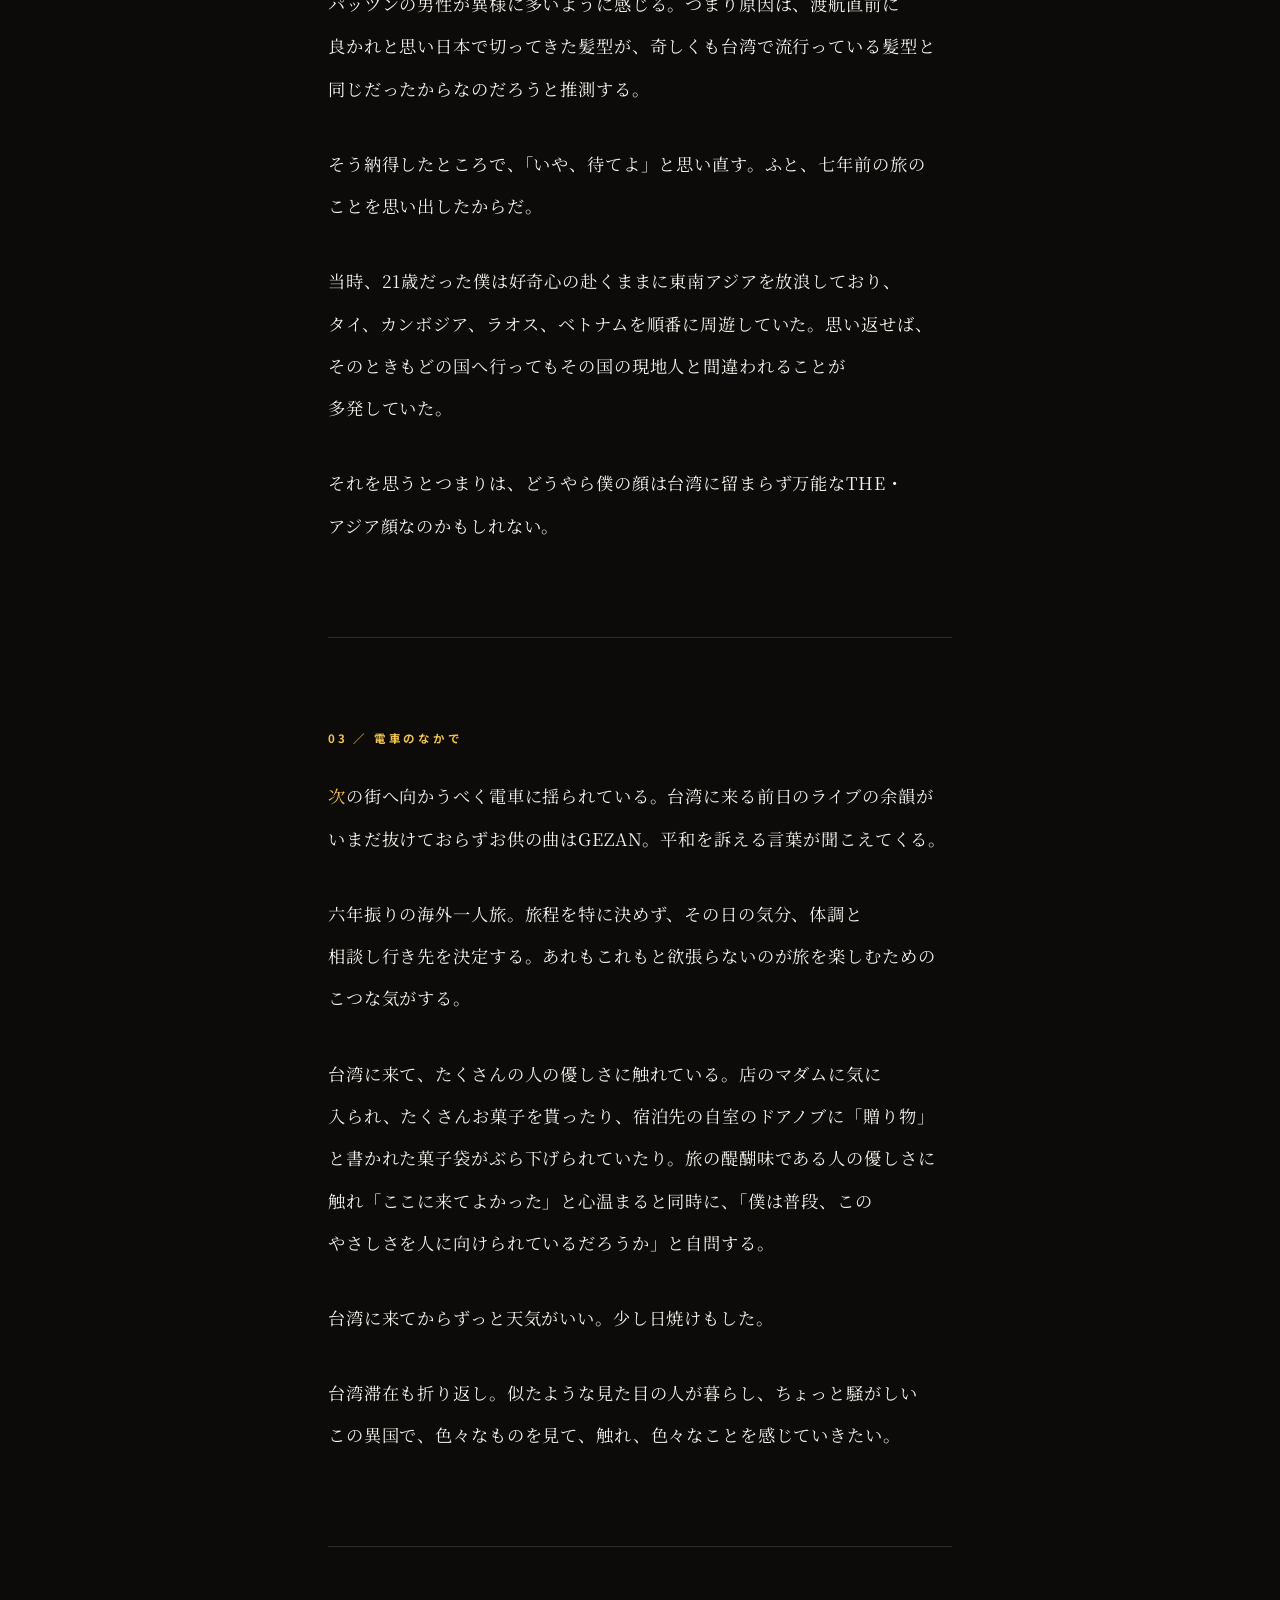
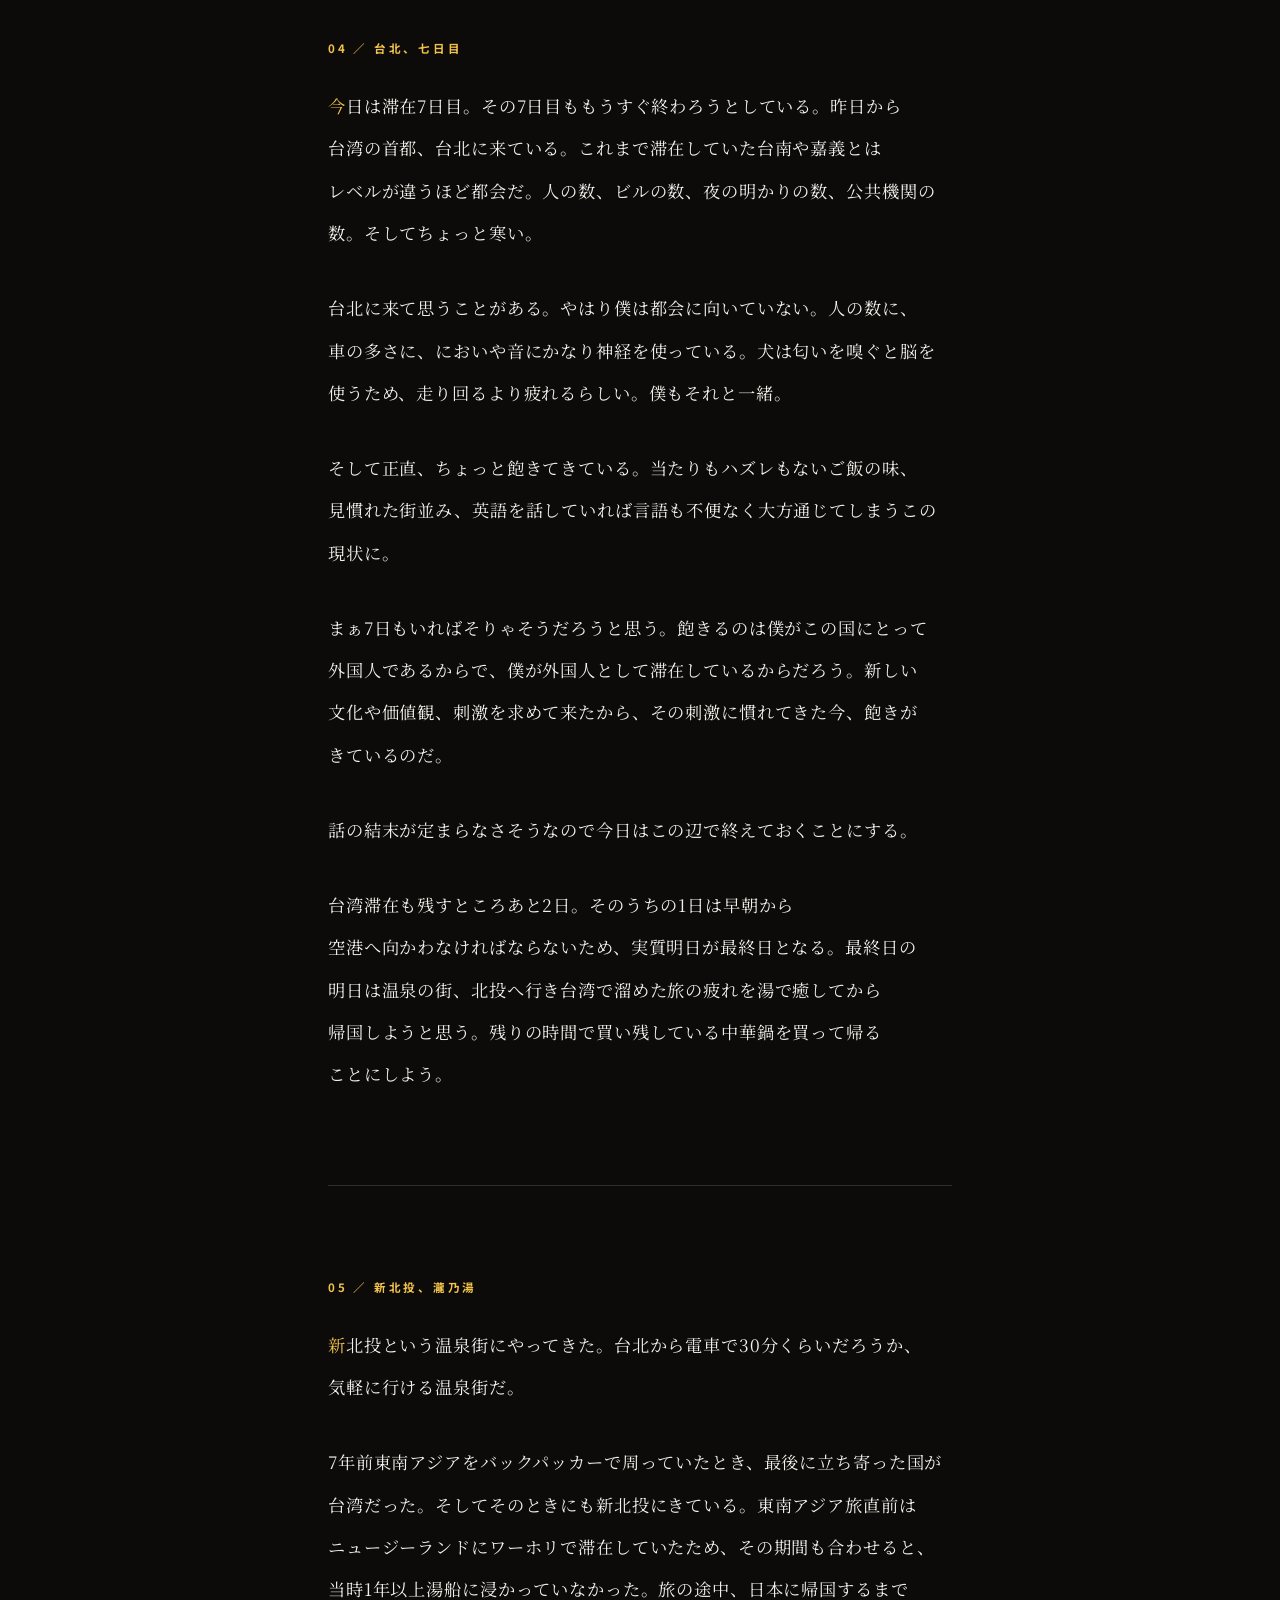
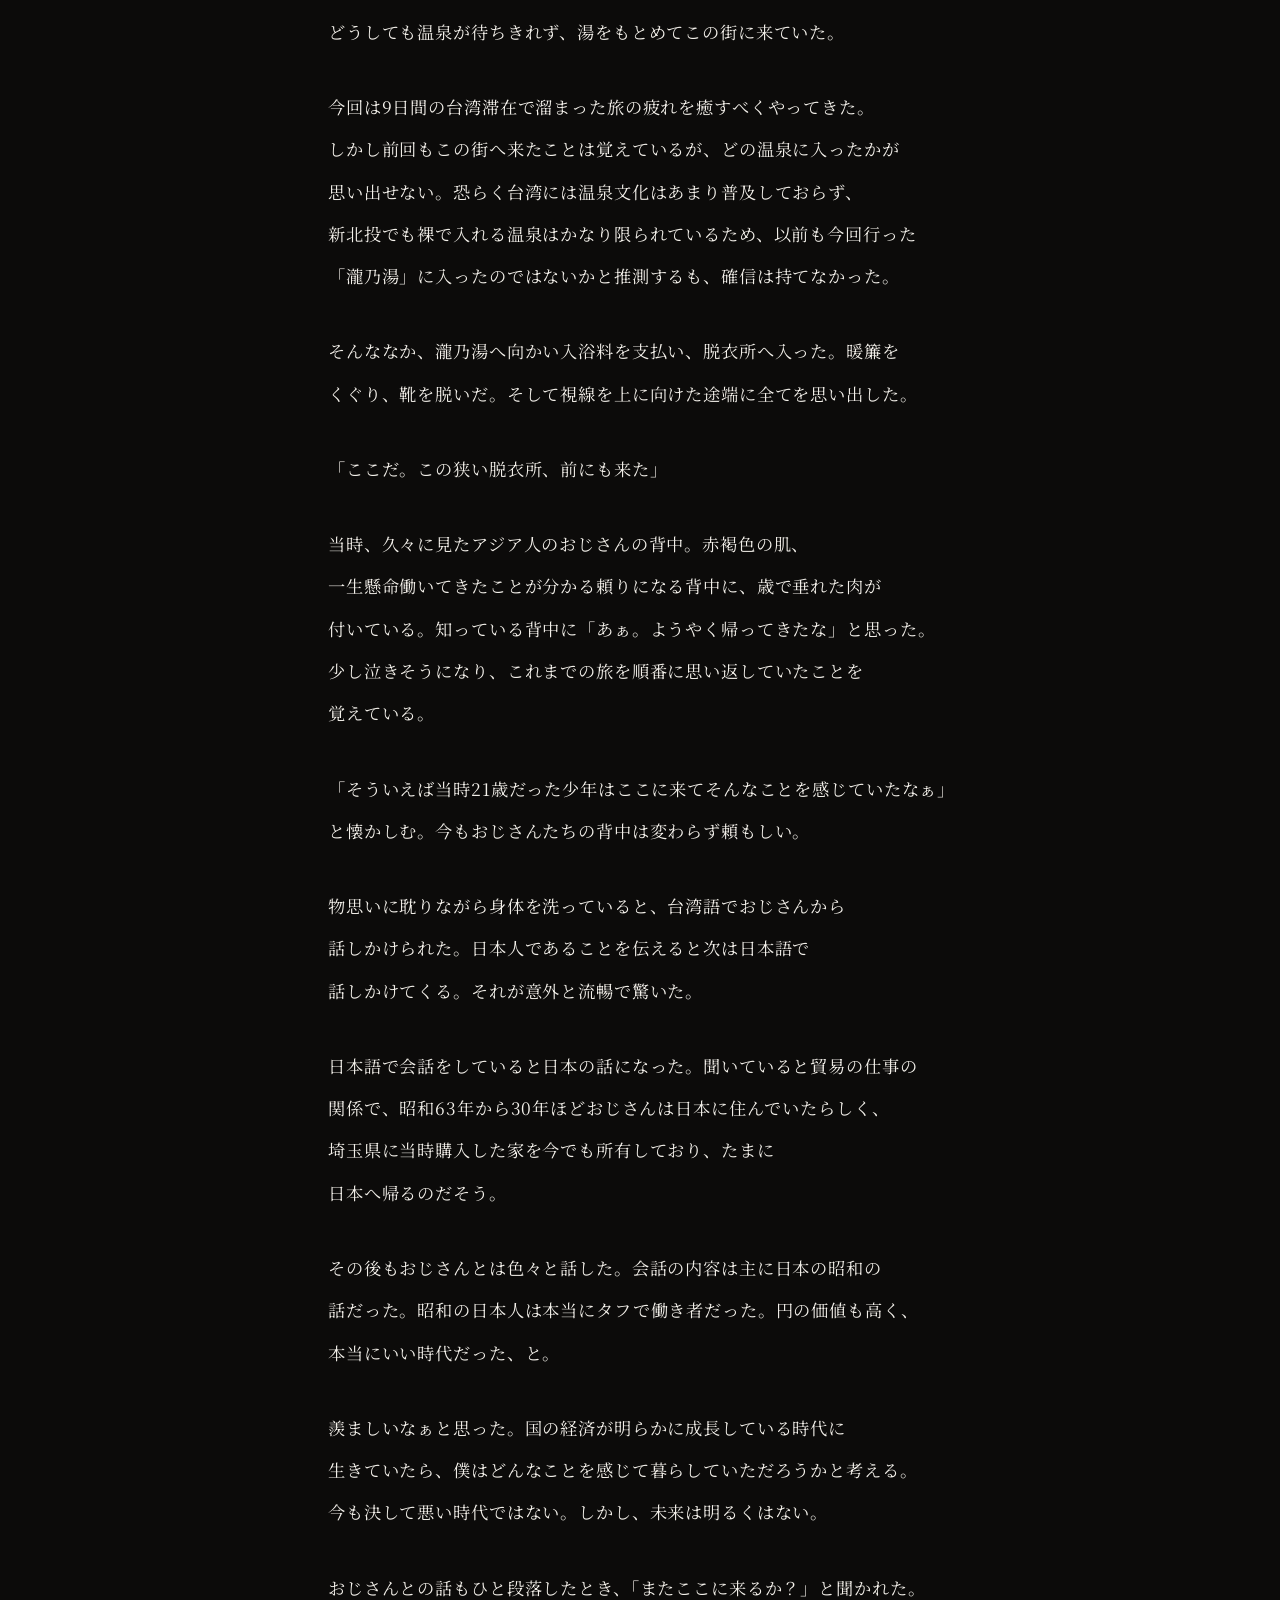
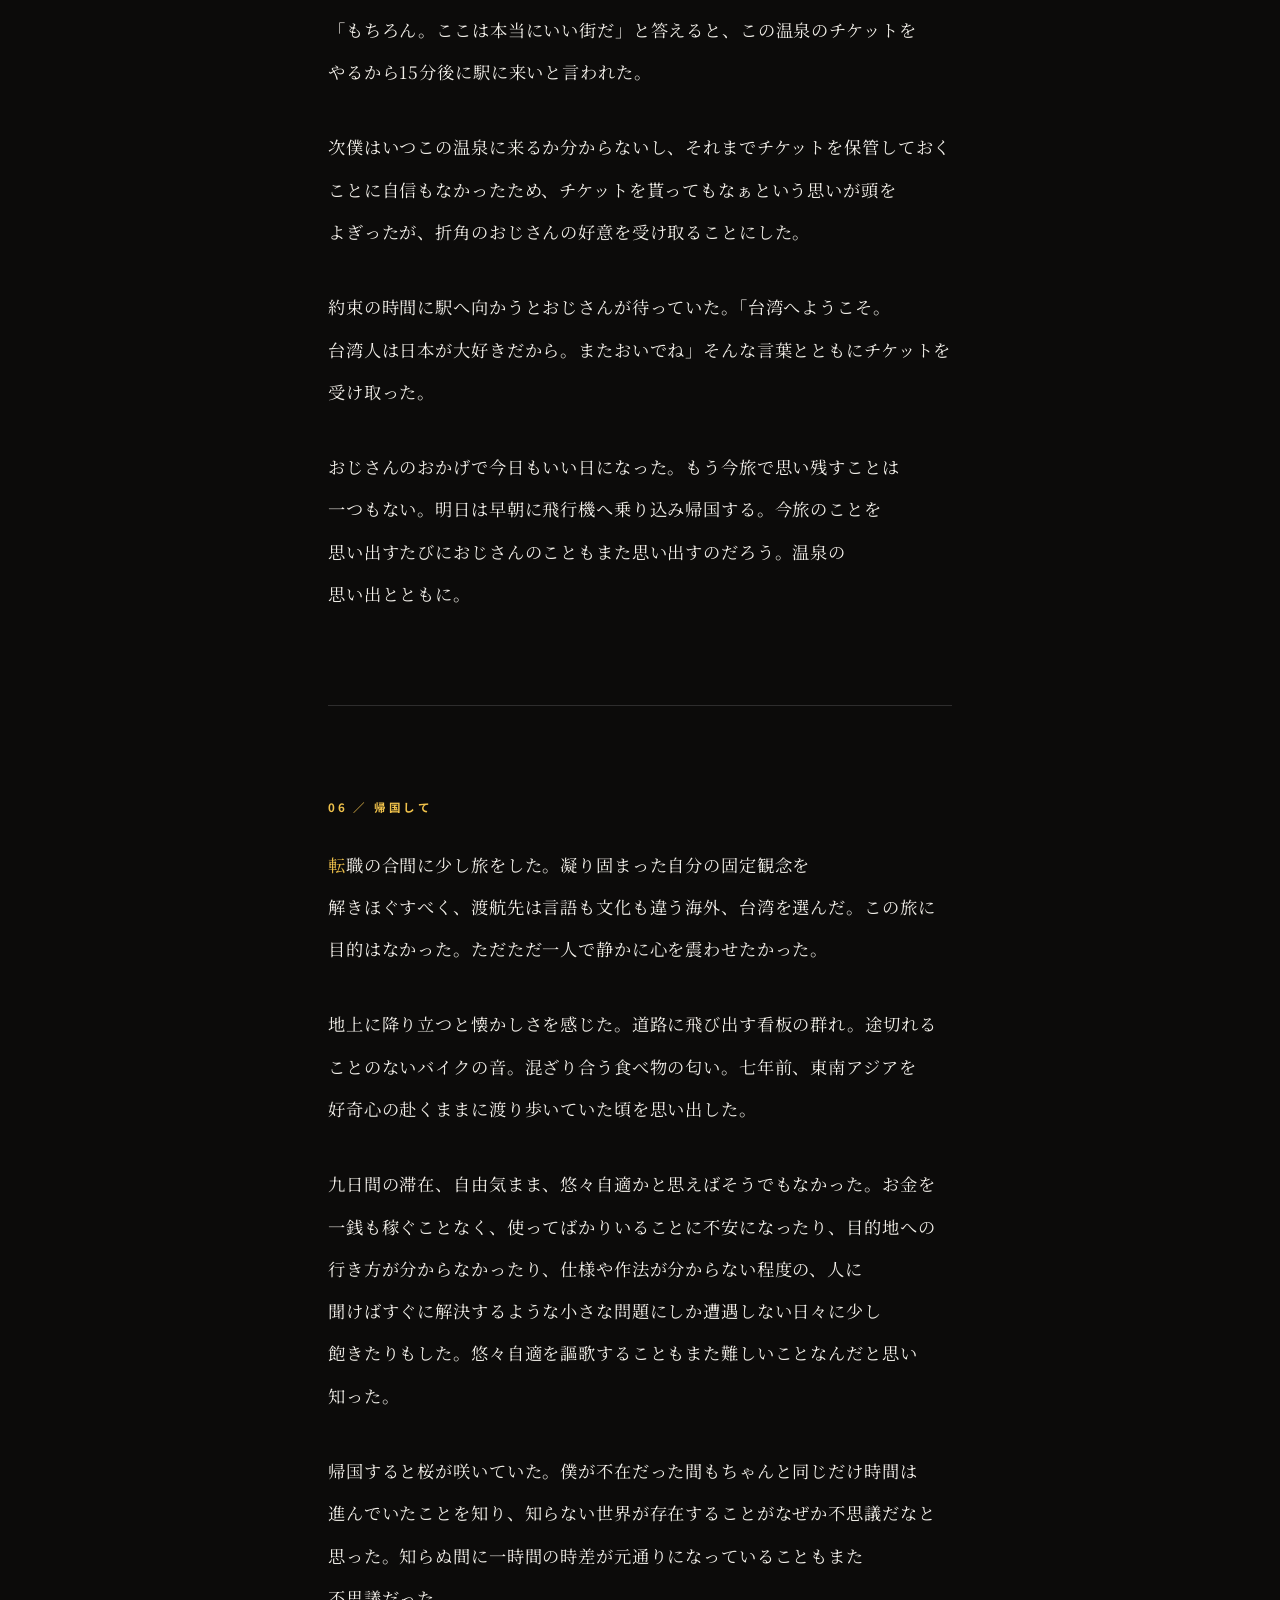
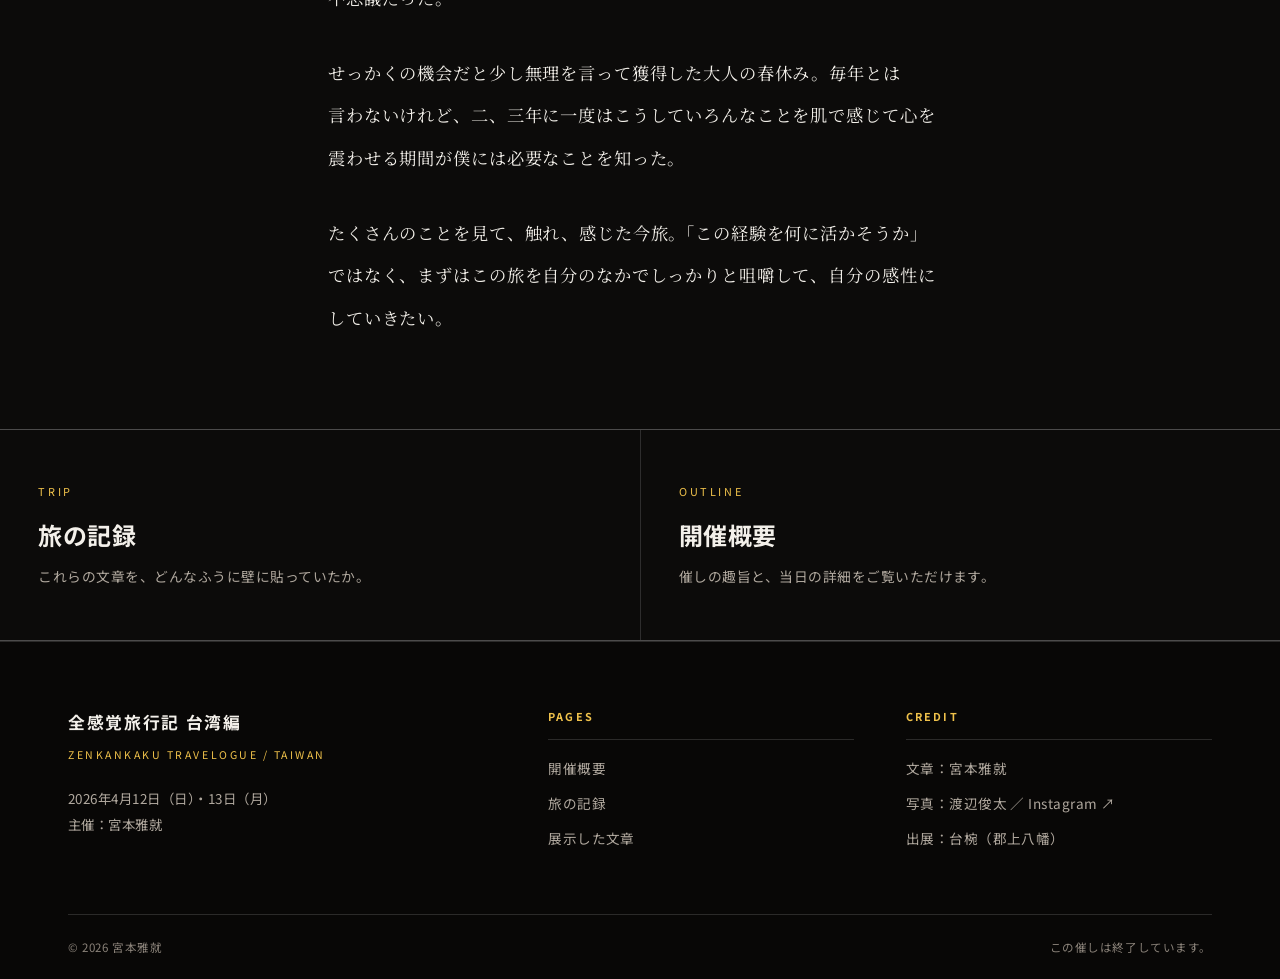
<file: texts.html>
<!DOCTYPE html>
<html lang="ja">
<head>
<meta charset="UTF-8">
<meta name="viewport" content="width=device-width, initial-scale=1.0">
<title>展示した文章｜全感覚旅行記 台湾編</title>
<meta name="description" content="2026年4月に開催した「全感覚旅行記 台湾編」で展示した六篇の全文です。九日間の台湾滞在中に書き留めたものを、そのまま掲載しています。">
<meta property="og:type" content="article">
<meta property="og:url" content="https://zenkankakutaiwan.vercel.app/texts.html">
<meta property="og:title" content="展示した文章｜全感覚旅行記 台湾編">
<meta property="og:description" content="九日間の台湾滞在中に書き留めた六篇の全文です。">
<meta property="og:image" content="https://zenkankakutaiwan.vercel.app/exhibit-wall-v.jpg">
<meta property="og:locale" content="ja_JP">
<meta name="twitter:card" content="summary_large_image">
<meta name="format-detection" content="telephone=no">
<link rel="preconnect" href="https://fonts.googleapis.com">
<link rel="preconnect" href="https://fonts.gstatic.com" crossorigin>
<link href="https://fonts.googleapis.com/css2?family=Noto+Sans+JP:wght@400;500;700;900&family=Noto+Serif+JP:wght@400;500&display=swap" rel="stylesheet">
<link rel="icon" href="favicon.svg" type="image/svg+xml">
<link rel="stylesheet" href="style.css">
</head>
<body>
<a class="skip" href="#main">本文へスキップ</a>

<header class="hd">
  <div class="hd__in">
    <a class="hd__logo" href="index.html">全感覚旅行記<small>TAIWAN 2026</small></a>
    <nav class="hd__nav" aria-label="ページ">
      <a href="index.html">概要</a>
      <a href="report.html">旅の記録</a>
      <a href="texts.html" aria-current="page">展示した文章</a>
    </nav>
  </div>
</header>

<main id="main" lang="ja">

<section class="phead">
  <div class="wrap read">
    <p class="phead__en">TEXTS</p>
    <h1 class="phead__title">展示した文章</h1>
    <p class="phead__lead">九日間の台湾滞在中に書き留めた六篇。</p>
  </div>
</section>

<section class="sec sec--md">
  <div class="wrap read">
    <div class="note rv">
      <b>読む順番について。</b>滞在した順に並べています。一篇ずつ独立しているので、気になったところから読んでいただいても構いません。
    </div>
  </div>
</section>

<div class="wrap read">
  <div class="essays">

    <!-- 01 -->
    <article class="essay rv">
      <p class="essay__no">01 ／ 台南、初日</p>
      <div class="essay__body">
        <p>早朝5時羽田空港発の飛行機で桃園国際空港に到着した。そのまま地下鉄で台北まで出て、3時間かけて台南へ移動した。昨晩の空港泊の疲れが少しも取れておらず、体が重く疲労困憊。しかし、数年ぶりの海外に不思議と気持ちが高揚している。こんなときは決まって体調を崩す。気持ちで動いているときほどやられがちだ。</p>
        <p>体調を気遣い、ひと休みするためにホテルへ直行するもチェックイン時間は16時と告げられた。あと3時間もある。ベッドでの休息を諦め、そういえばお腹が空いていることに気がついたため昼食をとることにした。</p>
        <p>どうやら台南はフルーツが豊富らしい。調べると、その場でカットした新鮮なフルーツを食べられるお店が近くにあるということで、弱っている体にビタミンを摂取すべく向かった。</p>
        <p>目当てのお店に着き、中国語で何かを言われた。もちろん理解できない。「english please」と告げるも、どうやら英語での会話は難しいらしく英語で書かれたメニューを渡された。そこには様々なフルーツの名前が書かれていたがなんのフルーツかが分からない。英語で話すことを要求したわりには英字を読んでも理解できない自分の知識不足を恥じた。</p>
        <p>上から順番にお品書きを見ていると「mixed cut fruit」の文字が見えた。これは間違えようがなく「フルーツの盛り合わせ」であることを理解し注文した。</p>
        <p>注文ひとつするだけで苦労する。とても不便だなと思ったが、その不便さが旅を旅らしくする大事な要素であることを僕は知っている。言語も文化も違うこの国で外国人として過ごすこれからの9日間では、たくさんの不便と遭遇することだろう。不便との遭遇をどこか楽しみにしている自分がいる。それはきっとこれからの旅が楽しみな証拠だ。</p>
        <p>さて、これから旅が始まる。どんな人や事と出会うのか想像するだけで胸が高鳴る。</p>
      </div>
    </article>

    <!-- 02 -->
    <article class="essay rv">
      <p class="essay__no">02 ／ 台湾人に見えるらしい</p>
      <div class="essay__body">
        <p>どこの店でも必ず最初に中国語で話しかけられる。初めは僕のことをアジアの外国人だとは分かってはいても「とりあえずは中国語で話しておこう」という店主の気遣い、もしくは店主が中国語しか話せないことが理由ではないかと思っていた。</p>
        <p>しかし何度も同じ場面を経験するたびに、それはどうやら違うらしいことが分かってきた。というのも、中国語で話しかけられたときに「sorry, I'm japanese」と英語で伝えると、店主がはっとした表情をし、ときには英語で話してくれたり「あなた日本人ですか」と日本語で話してくれたりする。</p>
        <p>極め付けは、日本人に有名な雑貨屋で、僕の前に並んでいた日本人のお客さんに日本語で接客していたにも関わらず、僕には中国語での接客だった。さっきの日本語は空耳だったのではないかと自分を疑ったほどに驚いた。</p>
        <p>どうやら僕は台湾人に見えるらしいのだ。</p>
        <p>しかし、実はその原因には少し心当たりがある。僕は台湾に来る前に伸びてしまった髪を短く切りなおしたのだが、そのヘアスタイルが横も後ろも短めのスポーツ刈りに、前髪をおでこの上でパッツンに切り揃えた髪型なのだ。そして台湾の街を歩いていると、前髪が綺麗に切り揃ったパッツンの男性が異様に多いように感じる。つまり原因は、渡航直前に良かれと思い日本で切ってきた髪型が、奇しくも台湾で流行っている髪型と同じだったからなのだろうと推測する。</p>
        <p>そう納得したところで、「いや、待てよ」と思い直す。ふと、七年前の旅のことを思い出したからだ。</p>
        <p>当時、21歳だった僕は好奇心の赴くままに東南アジアを放浪しており、タイ、カンボジア、ラオス、ベトナムを順番に周遊していた。思い返せば、そのときもどの国へ行ってもその国の現地人と間違われることが多発していた。</p>
        <p>それを思うとつまりは、どうやら僕の顔は台湾に留まらず万能なTHE・アジア顔なのかもしれない。</p>
      </div>
    </article>

    <!-- 03 -->
    <article class="essay rv">
      <p class="essay__no">03 ／ 電車のなかで</p>
      <div class="essay__body">
        <p>次の街へ向かうべく電車に揺られている。台湾に来る前日のライブの余韻がいまだ抜けておらずお供の曲はGEZAN。平和を訴える言葉が聞こえてくる。</p>
        <p>六年振りの海外一人旅。旅程を特に決めず、その日の気分、体調と相談し行き先を決定する。あれもこれもと欲張らないのが旅を楽しむためのこつな気がする。</p>
        <p>台湾に来て、たくさんの人の優しさに触れている。店のマダムに気に入られ、たくさんお菓子を貰ったり、宿泊先の自室のドアノブに「贈り物」と書かれた菓子袋がぶら下げられていたり。旅の醍醐味である人の優しさに触れ「ここに来てよかった」と心温まると同時に、「僕は普段、このやさしさを人に向けられているだろうか」と自問する。</p>
        <p>台湾に来てからずっと天気がいい。少し日焼けもした。</p>
        <p>台湾滞在も折り返し。似たような見た目の人が暮らし、ちょっと騒がしいこの異国で、色々なものを見て、触れ、色々なことを感じていきたい。</p>
      </div>
    </article>

    <!-- 04 -->
    <article class="essay rv">
      <p class="essay__no">04 ／ 台北、七日目</p>
      <div class="essay__body">
        <p>今日は滞在7日目。その7日目ももうすぐ終わろうとしている。昨日から台湾の首都、台北に来ている。これまで滞在していた台南や嘉義とはレベルが違うほど都会だ。人の数、ビルの数、夜の明かりの数、公共機関の数。そしてちょっと寒い。</p>
        <p>台北に来て思うことがある。やはり僕は都会に向いていない。人の数に、車の多さに、においや音にかなり神経を使っている。犬は匂いを嗅ぐと脳を使うため、走り回るより疲れるらしい。僕もそれと一緒。</p>
        <p>そして正直、ちょっと飽きてきている。当たりもハズレもないご飯の味、見慣れた街並み、英語を話していれば言語も不便なく大方通じてしまうこの現状に。</p>
        <p>まぁ7日もいればそりゃそうだろうと思う。飽きるのは僕がこの国にとって外国人であるからで、僕が外国人として滞在しているからだろう。新しい文化や価値観、刺激を求めて来たから、その刺激に慣れてきた今、飽きがきているのだ。</p>
        <p>話の結末が定まらなさそうなので今日はこの辺で終えておくことにする。</p>
        <p>台湾滞在も残すところあと2日。そのうちの1日は早朝から空港へ向かわなければならないため、実質明日が最終日となる。最終日の明日は温泉の街、北投へ行き台湾で溜めた旅の疲れを湯で癒してから帰国しようと思う。残りの時間で買い残している中華鍋を買って帰ることにしよう。</p>
      </div>
    </article>

    <!-- 05 -->
    <article class="essay rv">
      <p class="essay__no">05 ／ 新北投、瀧乃湯</p>
      <div class="essay__body">
        <p>新北投という温泉街にやってきた。台北から電車で30分くらいだろうか、気軽に行ける温泉街だ。</p>
        <p>7年前東南アジアをバックパッカーで周っていたとき、最後に立ち寄った国が台湾だった。そしてそのときにも新北投にきている。東南アジア旅直前はニュージーランドにワーホリで滞在していたため、その期間も合わせると、当時1年以上湯船に浸かっていなかった。旅の途中、日本に帰国するまでどうしても温泉が待ちきれず、湯をもとめてこの街に来ていた。</p>
        <p>今回は9日間の台湾滞在で溜まった旅の疲れを癒すべくやってきた。しかし前回もこの街へ来たことは覚えているが、どの温泉に入ったかが思い出せない。恐らく台湾には温泉文化はあまり普及しておらず、新北投でも裸で入れる温泉はかなり限られているため、以前も今回行った「瀧乃湯」に入ったのではないかと推測するも、確信は持てなかった。</p>
        <p>そんななか、瀧乃湯へ向かい入浴料を支払い、脱衣所へ入った。暖簾をくぐり、靴を脱いだ。そして視線を上に向けた途端に全てを思い出した。</p>
        <p>「ここだ。この狭い脱衣所、前にも来た」</p>
        <p>当時、久々に見たアジア人のおじさんの背中。赤褐色の肌、一生懸命働いてきたことが分かる頼りになる背中に、歳で垂れた肉が付いている。知っている背中に「あぁ。ようやく帰ってきたな」と思った。少し泣きそうになり、これまでの旅を順番に思い返していたことを覚えている。</p>
        <p>「そういえば当時21歳だった少年はここに来てそんなことを感じていたなぁ」と懐かしむ。今もおじさんたちの背中は変わらず頼もしい。</p>
        <p>物思いに耽りながら身体を洗っていると、台湾語でおじさんから話しかけられた。日本人であることを伝えると次は日本語で話しかけてくる。それが意外と流暢で驚いた。</p>
        <p>日本語で会話をしていると日本の話になった。聞いていると貿易の仕事の関係で、昭和63年から30年ほどおじさんは日本に住んでいたらしく、埼玉県に当時購入した家を今でも所有しており、たまに日本へ帰るのだそう。</p>
        <p>その後もおじさんとは色々と話した。会話の内容は主に日本の昭和の話だった。昭和の日本人は本当にタフで働き者だった。円の価値も高く、本当にいい時代だった、と。</p>
        <p>羨ましいなぁと思った。国の経済が明らかに成長している時代に生きていたら、僕はどんなことを感じて暮らしていただろうかと考える。今も決して悪い時代ではない。しかし、未来は明るくはない。</p>
        <p>おじさんとの話もひと段落したとき、「またここに来るか？」と聞かれた。「もちろん。ここは本当にいい街だ」と答えると、この温泉のチケットをやるから15分後に駅に来いと言われた。</p>
        <p>次僕はいつこの温泉に来るか分からないし、それまでチケットを保管しておくことに自信もなかったため、チケットを貰ってもなぁという思いが頭をよぎったが、折角のおじさんの好意を受け取ることにした。</p>
        <p>約束の時間に駅へ向かうとおじさんが待っていた。「台湾へようこそ。台湾人は日本が大好きだから。またおいでね」そんな言葉とともにチケットを受け取った。</p>
        <p>おじさんのおかげで今日もいい日になった。もう今旅で思い残すことは一つもない。明日は早朝に飛行機へ乗り込み帰国する。今旅のことを思い出すたびにおじさんのこともまた思い出すのだろう。温泉の思い出とともに。</p>
      </div>
    </article>

    <!-- 06 -->
    <article class="essay rv">
      <p class="essay__no">06 ／ 帰国して</p>
      <div class="essay__body">
        <p>転職の合間に少し旅をした。凝り固まった自分の固定観念を解きほぐすべく、渡航先は言語も文化も違う海外、台湾を選んだ。この旅に目的はなかった。ただただ一人で静かに心を震わせたかった。</p>
        <p>地上に降り立つと懐かしさを感じた。道路に飛び出す看板の群れ。途切れることのないバイクの音。混ざり合う食べ物の匂い。七年前、東南アジアを好奇心の赴くままに渡り歩いていた頃を思い出した。</p>
        <p>九日間の滞在、自由気まま、悠々自適かと思えばそうでもなかった。お金を一銭も稼ぐことなく、使ってばかりいることに不安になったり、目的地への行き方が分からなかったり、仕様や作法が分からない程度の、人に聞けばすぐに解決するような小さな問題にしか遭遇しない日々に少し飽きたりもした。悠々自適を謳歌することもまた難しいことなんだと思い知った。</p>
        <p>帰国すると桜が咲いていた。僕が不在だった間もちゃんと同じだけ時間は進んでいたことを知り、知らない世界が存在することがなぜか不思議だなと思った。知らぬ間に一時間の時差が元通りになっていることもまた不思議だった。</p>
        <p>せっかくの機会だと少し無理を言って獲得した大人の春休み。毎年とは言わないけれど、二、三年に一度はこうしていろんなことを肌で感じて心を震わせる期間が僕には必要なことを知った。</p>
        <p>たくさんのことを見て、触れ、感じた今旅。「この経験を何に活かそうか」ではなく、まずはこの旅を自分のなかでしっかりと咀嚼して、自分の感性にしていきたい。</p>
      </div>
    </article>

  </div>
</div>

<nav class="next" aria-label="ほかのページ">
  <a class="next__item" href="report.html">
    <span class="next__label">TRIP</span>
    <span class="next__title">旅の記録</span>
    <span class="next__text">これらの文章を、どんなふうに壁に貼っていたか。</span>
  </a>
  <a class="next__item" href="index.html">
    <span class="next__label">OUTLINE</span>
    <span class="next__title">開催概要</span>
    <span class="next__text">催しの趣旨と、当日の詳細をご覧いただけます。</span>
  </a>
</nav>

</main>

<footer class="ft">
  <div class="wrap">
    <div class="ft__top">
      <div>
        <p class="ft__mark">全感覚旅行記 台湾編</p>
        <p class="ft__sub">ZENKANKAKU TRAVELOGUE / TAIWAN</p>
        <p class="ft__addr">2026年4月12日（日）・13日（月）<br>主催：宮本雅就</p>
      </div>
      <div>
        <p class="ft__ttl">PAGES</p>
        <ul class="ft__list">
          <li><a href="index.html">開催概要</a></li>
          <li><a href="report.html">旅の記録</a></li>
          <li><a href="texts.html">展示した文章</a></li>
        </ul>
      </div>
      <div>
        <p class="ft__ttl">CREDIT</p>
        <ul class="ft__list">
          <li>文章：宮本雅就</li>
          <li>写真：<a href="https://www.instagram.com/shuntaaa.19/" target="_blank" rel="noopener">渡辺俊太 ／ Instagram ↗</a></li>
          <li>出展：台椀（郡上八幡）</li>
        </ul>
      </div>
    </div>
    <div class="ft__bottom">
      <p>© 2026 宮本雅就</p>
      <p>この催しは終了しています。</p>
    </div>
  </div>
</footer>

<script src="main.js"></script>
</body>
</html>
</file>
<file: style.css>
@charset "UTF-8";
/* ==========================================================================
   全感覚旅行記 台湾編 ｜ 2026.04.12–13 ＠郡上八幡
   設計方針
   - 会場の記憶（赤提灯・蛍光灯・夜の食堂）を、黒地に置き換える
   - 差し色は告知ビジュアルから採った黄と、提灯の朱の2色だけ
   - 展示物は「文章」。だから本文は明朝で、行間を広く取る
   - 見出しとラベルはゴシック。読ませる面と、案内する面を書体で分ける
   ========================================================================== */

:root{
  --bg:      #0C0B0A;   /* 黒。少し暖色に振って写真となじませる */
  --bg2:     #141210;   /* 一段明るい面 */
  --bg3:     #1E1B18;   /* カード */
  --ink:     #F3F0EA;   /* 本文の白 */
  --ink-sub: #B0A89E;   /* 副次テキスト（黒地 AA 8.0） */
  --ink-dim: #8A8279;   /* 注記（黒地 AA 5.1） */
  --yellow:  #F0C24B;   /* 告知ビジュアルの黄 */
  --red:     #E4644A;   /* 提灯の朱。黒地で読める明度に調整 */
  --line:    rgba(255,255,255,.14);
  --line-2:  rgba(255,255,255,.28);

  --pad-xl: clamp(96px,11vw,180px);
  --pad-lg: clamp(64px,8vw,120px);
  --pad-md: clamp(44px,5.5vw,80px);

  --wrap:   1240px;
  --read:   720px;      /* 文章を読ませる幅 */
  --ease:   cubic-bezier(.22,.75,.28,1);
}

/* ── リセット ─────────────────────────────────────────── */
*,*::before,*::after{ box-sizing:border-box; }
html{ scroll-behavior:smooth; -webkit-text-size-adjust:100%; }
body{
  margin:0; background:var(--bg); color:var(--ink);
  font-family:"Noto Sans JP","Hiragino Kaku Gothic ProN","Yu Gothic",sans-serif;
  font-size:16px; line-height:1.95; letter-spacing:.03em;
  -webkit-font-smoothing:antialiased; overflow-x:hidden;
}
img{ display:block; max-width:100%; height:auto; }
a{ color:inherit; }
h1,h2,h3,h4,p,figure,dl,dd,ul,ol,blockquote{ margin:0; padding:0; }
ul,ol{ list-style:none; }
table{ border-collapse:collapse; width:100%; }
:focus-visible{ outline:2px solid var(--yellow); outline-offset:3px; }

/* 日本語は単語の区切りに空白がないため、文節で折り返すよう指定する。
   （Chrome / Edge 119以降。lang="ja" の範囲でのみ働く） */
body{ line-break:strict; word-break:auto-phrase; }
h1,h2,h3{ word-break:normal; text-wrap:balance; }

.u-hidden{
  position:absolute!important; width:1px; height:1px; margin:-1px;
  padding:0; overflow:hidden; clip:rect(0 0 0 0); white-space:nowrap; border:0;
}
.skip{ position:absolute; left:-9999px; top:0; z-index:200; background:var(--yellow); color:#000; padding:.8rem 1.4rem; }
.skip:focus{ left:0; }

/* ── レイアウト ───────────────────────────────────────── */
.wrap{ width:100%; max-width:var(--wrap); margin-inline:auto; padding-inline:clamp(20px,5vw,48px); }
.read{ max-width:var(--read); margin-inline:auto; }
/* 全幅の写真と組み合わせて使う導入文は、写真と左端をそろえる */
.wrap > .read{ margin-inline:0; }
.sec{ padding-block:var(--pad-lg); }
.sec--xl{ padding-block:var(--pad-xl); }
.sec--md{ padding-block:var(--pad-md); }
.sec--tint{ background:var(--bg2); }
.rule{ border-top:1px solid var(--line); }

/* ── ヘッダー ─────────────────────────────────────────── */
.hd{
  position:sticky; top:0; z-index:90;
  background:rgba(12,11,10,.86); backdrop-filter:blur(12px);
  border-bottom:1px solid var(--line);
}
.hd__in{
  max-width:var(--wrap); margin-inline:auto; padding-inline:clamp(20px,5vw,48px);
  height:66px; display:flex; align-items:center; justify-content:space-between; gap:1.5rem;
}
.hd__logo{ font-size:.95rem; font-weight:700; letter-spacing:.14em; text-decoration:none; }
.hd__logo small{ display:block; font-size:.6rem; letter-spacing:.24em; color:var(--yellow); font-weight:500; margin-top:.15rem; }
.hd__nav{ display:flex; gap:clamp(14px,2.4vw,30px); }
.hd__nav a{
  font-size:.82rem; letter-spacing:.08em; text-decoration:none; color:var(--ink-sub);
  padding-bottom:.25rem; border-bottom:1px solid transparent; transition:color .2s var(--ease), border-color .2s var(--ease);
}
.hd__nav a:hover{ color:var(--ink); border-color:var(--yellow); }
.hd__nav a[aria-current="page"]{ color:var(--yellow); border-color:var(--yellow); }
@media (max-width:560px){
  .hd__in{ height:auto; padding-block:.8rem; flex-direction:column; align-items:flex-start; gap:.6rem; }
  .hd__nav{ gap:1rem; }
}

/* ── ヒーロー（告知ビジュアルを全幅で見せる） ─────────
   ビジュアルにタイトルも日付も刷り込まれているので、文字は重ねない。
   画面幅いっぱいに、トリミングせず一枚をそのまま出す。
   h1は画面には出さず、読み上げと検索のために残す。 */
.hero{ background:var(--bg); border-bottom:1px solid var(--line); }
.hero__h1{
  position:absolute; width:1px; height:1px; margin:-1px; padding:0;
  overflow:hidden; clip-path:inset(50%); white-space:nowrap; border:0;
}
.hero__stage{ width:100%; }
/* 元画像は 2000x1414。タイトルは天地 14%〜87% に入っているので、
   その上下の余白ぶんだけを CSS で切り、横長（2000:1118）に見せる。
   画像そのものは切らないので、文字は欠けない。 */
.hero__poster{
  display:block; width:100%; height:auto;
  aspect-ratio:2000/1118; object-fit:cover; object-position:50% 50%;
}
.hero__in{
  text-align:center;
  padding-block:clamp(30px,4vw,48px) clamp(44px,6vw,76px);
}
.hero__done{
  display:inline-block; margin-bottom:1.1rem; padding:.35rem 1rem;
  border:1px solid var(--line-2); font-size:.72rem; letter-spacing:.16em; color:var(--ink-dim);
}
.hero__facts{ font-size:.9rem; line-height:2.15; letter-spacing:.04em; color:var(--ink-sub); }

/* ── 見出し ───────────────────────────────────────────── */
.eyebrow{
  display:flex; align-items:center; gap:.8em;
  font-size:.7rem; font-weight:700; letter-spacing:.26em; color:var(--yellow); margin-bottom:1.1rem;
}
.eyebrow::before{ content:""; width:26px; height:1px; background:var(--yellow); flex:none; }
.h2{ font-size:clamp(1.5rem,3.6vw,2.4rem); font-weight:700; line-height:1.55; margin-bottom:1.3rem; }
.h3{ font-size:clamp(1.1rem,2.2vw,1.4rem); font-weight:700; line-height:1.6; margin-bottom:.8rem; }
.lead{ font-size:1rem; line-height:2.1; color:var(--ink-sub); max-width:40em; }

/* ── ステートメント（明朝・大きめ） ───────────────────── */
.statement{ background:var(--bg2); }
.statement__body{
  font-family:"Noto Serif JP","Hiragino Mincho ProN","Yu Mincho",serif;
  font-size:clamp(1rem,1.9vw,1.2rem); line-height:2.5; letter-spacing:.06em;
}
.statement__body p + p{ margin-top:1.8em; }
.statement__sign{ margin-top:2.6rem; font-size:.82rem; letter-spacing:.1em; color:var(--ink-dim); }

/* ── 写真 ─────────────────────────────────────────────── */
.ph{ background:var(--bg3); overflow:hidden; }
.ph img{ display:block; width:100%; height:100%; object-fit:cover; }
/* 並べる写真は縦横比をそろえる。縦位置の写真は中央でトリミングされる。
   （高さがばらつくと段組みが崩れて、余白だけが目立つため） */
.trio .ph,.gal .ph,.duo .ph{ aspect-ratio:4/3; }
/* 段組みの中に縦位置の写真を置くとき（横位置とそろえず、比率のまま少し小さく） */
.duo .fig--tall{ max-width:min(100%,400px); margin-inline:auto; }
.duo .fig--tall .ph{ aspect-ratio:1033/1546; }
/* 単独で置く縦位置の写真は、幅を絞って高くなりすぎないようにする */
.fig--portrait{ max-width:min(100%,440px); }
.fig--portrait .ph{ aspect-ratio:auto; }
.figcap{ margin-top:.7rem; font-size:.78rem; line-height:1.85; color:var(--ink-dim); }

.duo{ display:grid; gap:clamp(20px,3vw,40px); }
@media (min-width:860px){ .duo{ grid-template-columns:1fr 1fr; align-items:center; } }
.duo--wide{ align-items:start; }

.trio{ display:grid; gap:clamp(14px,2vw,24px); }
@media (min-width:760px){ .trio{ grid-template-columns:repeat(3,1fr); } }

.gal{ display:grid; gap:clamp(14px,2vw,24px); }
@media (min-width:760px){ .gal{ grid-template-columns:repeat(2,1fr); } }
.gal--offset > *:nth-child(even){ margin-top:clamp(20px,4vw,64px); }

.full{ position:relative; }
.full img{ width:100%; }

/* ── 旅の写真ギャラリー ───────────────────────────────
   12列のグリッドに、大小まちまちの枠を置いていく。
   写真の縦横比はそのまま。ときどき画面の端まで広がる一枚を挟んで、
   スクロールの調子を変える。 */
.gal-grid{
  display:grid;
  grid-template-columns:repeat(12,1fr);
  gap:clamp(18px,2.6vw,40px);
  align-items:start;
}
.gal-grid figure{ margin:0; grid-column:span 12; }
.gal-grid img{ display:block; width:100%; height:auto; background:var(--bg3); }

@media (min-width:560px) and (max-width:899px){
  .gal-grid{ grid-template-columns:repeat(2,1fr); }
  .gal-grid figure{ grid-column:span 1; }
  .gal-grid .g-12{ grid-column:span 2; }
}
@media (min-width:900px){
  /* .gal-grid figure（要素セレクタを含む）に負けないよう、親を付けて詳細度を上げる */
  .gal-grid .g-4{ grid-column:span 4; }
  .gal-grid .g-5{ grid-column:span 5; }  .gal-grid .g-6{ grid-column:span 6; }
  .gal-grid .g-7{ grid-column:span 7; }  .gal-grid .g-8{ grid-column:span 8; }
  .gal-grid .g-12{ grid-column:span 12; }
}
/* 全幅の一枚だけ、外側の余白を打ち消して画面の端まで出す */
@media (min-width:560px){
  .gal-grid .g-12{ margin-inline:calc(50% - 50vw); }
}

/* スクロールで現れる。列ごとに少しずつ間を置く */
.gal-grid figure{
  opacity:0; transform:translate3d(0,26px,0);
  transition:opacity .9s var(--ease), transform 1.1s var(--ease);
}
.gal-grid figure.in{ opacity:1; transform:translate3d(0,0,0); }
/* 現れたあとは、スクロールに合わせてゆっくり上下にずれる */
.gal-grid figure.in.drift{ transition:opacity .9s var(--ease); }

@media (prefers-reduced-motion:reduce){
  .gal-grid figure{ opacity:1; transform:none; transition:none; }
}

/* ── 当日の写真：横に流れる帯 ─────────────────────────
   同じ8枚を2組ならべ、半分ぶん動かして先頭に戻す。継ぎ目が出ない。
   カーソルを載せているあいだは止まる。 */
.river{
  overflow:hidden; background:var(--bg2);
  padding-block:clamp(44px,5.5vw,80px);
  border-block:1px solid var(--line);
}
/* 隙間は gap ではなく各コマの右余白で作る。
   gap だと最後のコマに余白が付かず、半分ぶん動かしたときに
   隙間ひとつぶんズレて、一周ごとに小さく飛ぶため。 */
.lane{
  display:flex; width:max-content;
  animation:flow 52s linear infinite;
}
.lane:hover{ animation-play-state:paused; }
@keyframes flow{ from{ transform:translateX(0); } to{ transform:translateX(-50%); } }
.lane figure{
  flex:0 0 auto; margin:0 clamp(10px,1.2vw,16px) 0 0;
  width:clamp(170px,21vw,260px); aspect-ratio:1/1;
  overflow:hidden; background:var(--bg3);
}
.lane img{ display:block; width:100%; height:100%; object-fit:cover; }
/* 動きを控える設定のときは、流さずに指で送れるようにする */
@media (prefers-reduced-motion:reduce){
  .lane{ animation:none; }
  .river{ overflow-x:auto; padding-inline:clamp(20px,5vw,48px); }
}

/* ── 開催概要テーブル ─────────────────────────────────── */
.info{ border-top:1px solid var(--line); }
.info th,.info td{
  border-bottom:1px solid var(--line); text-align:left; vertical-align:top;
  padding:1.15rem .2rem; font-size:.94rem; line-height:1.95;
}
.info th{ width:9em; font-weight:700; color:var(--yellow); white-space:nowrap; letter-spacing:.08em; }
.info td{ color:var(--ink-sub); }
.info td b{ color:var(--ink); font-weight:700; }
@media (max-width:600px){
  .info th,.info td{ display:block; width:auto; padding-block:.5rem; }
  .info th{ border-bottom:0; padding-bottom:0; }
  .info td{ padding-top:.15rem; padding-bottom:1.1rem; }
}

/* ── 出展者 ───────────────────────────────────────────── */
.exhibitor{ background:var(--bg2); border-left:3px solid var(--red); padding:clamp(28px,4vw,48px); }
.exhibitor__label{
  margin-top:-.5rem; margin-bottom:.9rem;
  font-size:.8rem; letter-spacing:.12em; color:var(--ink-sub);
}
.exhibitor__name{ font-size:clamp(1.3rem,2.6vw,1.75rem); font-weight:700; letter-spacing:.06em; margin-bottom:.5rem; }
.exhibitor__yomi{ font-size:.76rem; letter-spacing:.2em; color:var(--red); margin-bottom:1.1rem; }
.exhibitor__text{ font-size:.94rem; line-height:2.05; color:var(--ink-sub); }
.exhibitor__menu{ display:flex; flex-wrap:wrap; gap:.5rem; margin-top:1.4rem; }
.exhibitor__ig{
  display:inline-block; margin-top:1.5rem;
  font-size:.8rem; letter-spacing:.06em; color:var(--yellow); text-decoration:none;
  padding-bottom:.25rem; border-bottom:1px solid rgba(240,194,75,.4);
  transition:border-color .25s var(--ease);
}
.exhibitor__ig:hover{ border-bottom-color:var(--yellow); }
.exhibitor__menu li{
  font-size:.8rem; letter-spacing:.06em; padding:.4rem 1rem;
  border:1px solid var(--line-2); color:var(--ink);
}

/* ── ボタン ───────────────────────────────────────────── */
.btns{ display:flex; flex-wrap:wrap; gap:1rem; }
.btn{
  display:inline-flex; align-items:center; justify-content:center; gap:.8em;
  min-height:58px; padding:.9rem 2.2rem;
  font-size:.92rem; font-weight:700; letter-spacing:.08em; text-decoration:none;
  background:var(--yellow); color:#0C0B0A; border:1px solid var(--yellow);
  transition:background .25s var(--ease), color .25s var(--ease);
}
.btn:hover{ background:transparent; color:var(--yellow); }
.btn--ghost{ background:transparent; color:var(--ink); border-color:var(--line-2); }
.btn--ghost:hover{ background:var(--ink); color:#0C0B0A; border-color:var(--ink); }

/* ── 次のページへ ─────────────────────────────────────── */
.next{ display:grid; gap:1px; background:var(--line); border-block:1px solid var(--line); }
@media (min-width:760px){ .next{ grid-template-columns:1fr 1fr; } }
.next__item{
  background:var(--bg); padding:clamp(32px,4vw,56px) clamp(24px,3vw,44px);
  text-decoration:none; display:block; transition:background .25s var(--ease);
}
.next__item:hover{ background:var(--bg2); }
.next__label{ display:block; font-size:.68rem; letter-spacing:.24em; color:var(--yellow); margin-bottom:.9rem; }
.next__title{ display:block; font-size:clamp(1.15rem,2.4vw,1.5rem); font-weight:700; line-height:1.55; margin-bottom:.6rem; }
.next__text{ display:block; font-size:.86rem; line-height:1.9; color:var(--ink-sub); }

/* ── 下層ページの見出し ───────────────────────────────── */
.phead{ padding-block:clamp(64px,9vw,120px) clamp(40px,5vw,64px); border-bottom:1px solid var(--line); }
.phead__en{ font-size:.72rem; font-weight:700; letter-spacing:.28em; color:var(--yellow); margin-bottom:1rem; }
.phead__title{ font-size:clamp(1.8rem,4.6vw,3rem); font-weight:900; line-height:1.4; letter-spacing:.04em; }
.phead__lead{ margin-top:1.4rem; font-size:.96rem; line-height:2.1; color:var(--ink-sub); max-width:38em; }

/* ── 展示した文章 ─────────────────────────────────────── */
.essays{ counter-reset:essay; }
.essay{ padding-block:clamp(56px,7vw,96px); border-top:1px solid var(--line); }
.essay:first-child{ border-top:0; }
.essay__no{
  font-size:.72rem; font-weight:700; letter-spacing:.24em; color:var(--yellow); margin-bottom:1.6rem;
}
.essay__body{
  font-family:"Noto Serif JP","Hiragino Mincho ProN","Yu Mincho",serif;
  font-size:clamp(.98rem,1.7vw,1.08rem); line-height:2.45; letter-spacing:.05em; color:var(--ink);
}
.essay__body p + p{ margin-top:1.9em; }
.essay__body p:first-child::first-letter{ color:var(--yellow); }

.note{
  background:var(--bg2); border:1px solid var(--line); padding:clamp(22px,3vw,32px);
  font-size:.85rem; line-height:2; color:var(--ink-sub);
}
.note b{ color:var(--ink); }

/* ── フッター ─────────────────────────────────────────── */
.ft{ background:#080706; border-top:1px solid var(--line); }
.ft__top{ padding-block:clamp(44px,5vw,72px); display:grid; gap:clamp(28px,4vw,56px); }
@media (min-width:820px){ .ft__top{ grid-template-columns:1.4fr 1fr 1fr; } }
.ft__mark{ font-size:1.05rem; font-weight:700; letter-spacing:.1em; }
.ft__sub{ font-size:.66rem; letter-spacing:.24em; color:var(--yellow); margin-top:.35rem; }
.ft__addr{ font-size:.84rem; line-height:2; color:var(--ink-sub); margin-top:1.2rem; }
.ft__ttl{
  font-size:.68rem; font-weight:700; letter-spacing:.2em; color:var(--yellow);
  padding-bottom:.7rem; margin-bottom:1rem; border-bottom:1px solid var(--line);
}
.ft__list li{ font-size:.85rem; line-height:1.8; color:var(--ink-sub); }
.ft__list li + li{ margin-top:.65rem; }
.ft__list a{ font-size:inherit; text-decoration:none; color:inherit; transition:color .2s var(--ease); }
.ft__list a:hover{ color:var(--yellow); }
.ft__bottom{
  padding-block:1.3rem; border-top:1px solid var(--line);
  display:flex; flex-wrap:wrap; gap:.6rem 1.6rem; align-items:center; justify-content:space-between;
  font-size:.72rem; letter-spacing:.05em; color:var(--ink-dim);
}

/* ── スクロール表示 ───────────────────────────────────── */
.rv{ opacity:0; transform:translateY(24px); transition:opacity .9s var(--ease), transform .9s var(--ease); }
.rv.in{ opacity:1; transform:none; }
@media (prefers-reduced-motion:reduce){
  *{ animation-duration:.01ms!important; transition-duration:.01ms!important; scroll-behavior:auto!important; }
  .rv{ opacity:1; transform:none; }
}
</file>
